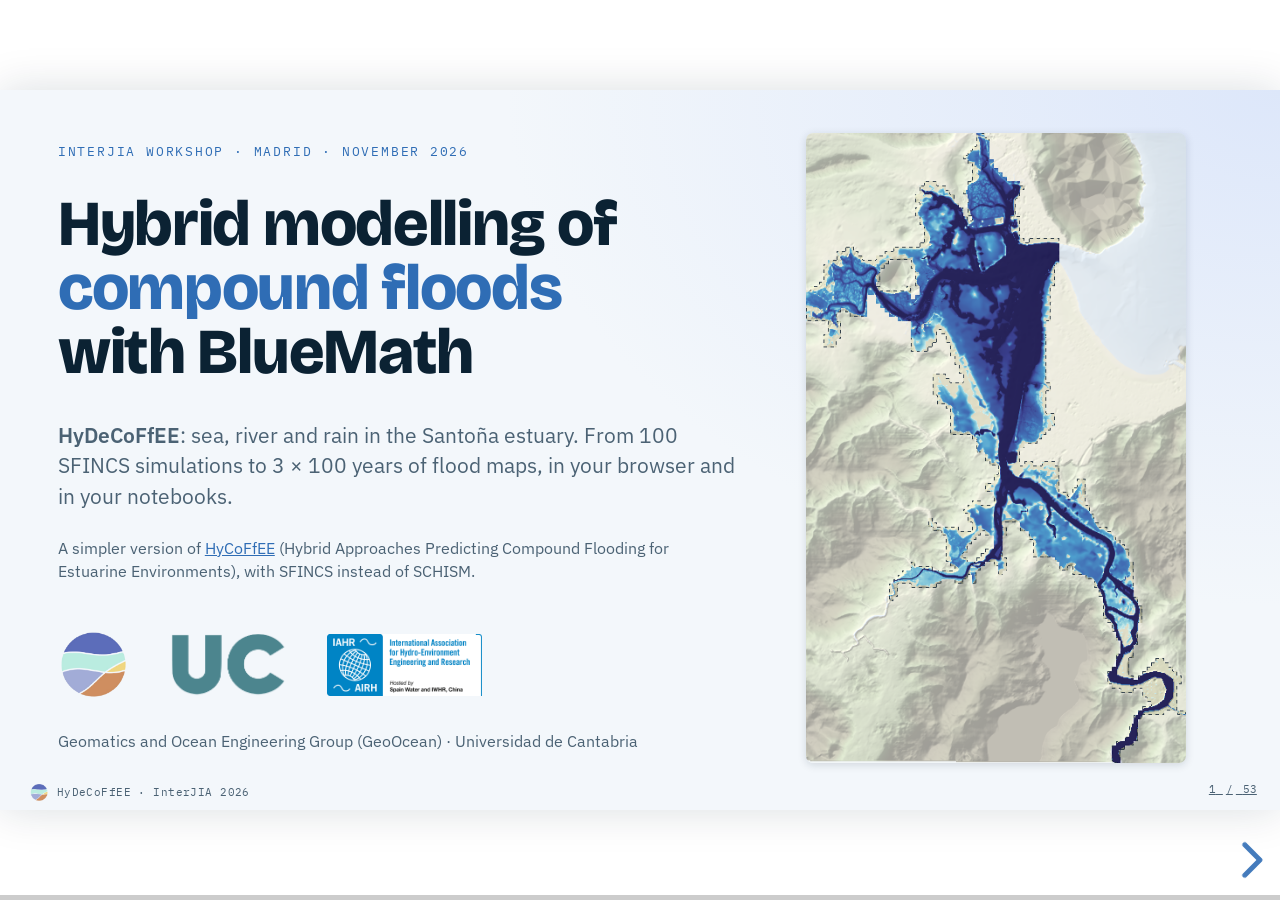
<file: slides/index.html>
<!doctype html>
<html lang="en">

<head>
  <meta charset="utf-8">
  <meta name="viewport" content="width=device-width, initial-scale=1">
  <title>HyDeCoFfEE</title>
  <meta name="description"
    content="Hybrid compound-flood modelling of the Santoña estuary with BlueMath: interactive slides of the InterJIA workshop (GeoOcean, Universidad de Cantabria).">
  <link rel="icon" href="img/geoocean.png">
  <link rel="preconnect" href="https://fonts.googleapis.com">
  <link rel="stylesheet"
    href="https://fonts.googleapis.com/css2?family=Bricolage+Grotesque:opsz,wght@12..96,500;12..96,700;12..96,800&family=IBM+Plex+Mono:wght@500;600&family=IBM+Plex+Sans:wght@400;500;600&display=swap">
  <link rel="stylesheet" href="vendor/reveal/reset.min.css">
  <link rel="stylesheet" href="vendor/reveal/reveal.min.css">
  <link rel="stylesheet" href="css/theme.css">
  <link rel="stylesheet" href="css/bricks.css">
</head>

<body>
  <div class="reveal">
    <div class="slides">

      <!-- =====================================================================
     0. INTRO
     ===================================================================== -->
      <section class="title" data-state="title">
        <div class="frame full">
          <div class="cols c-6-4" style="align-items:center">
            <div class="stack" style="gap:1.2em">
              <div class="eyebrow">InterJIA workshop · Madrid · November 2026</div>
              <h1>Hybrid modelling of <em>compound floods</em> with BlueMath</h1>
              <p class="lede"><b>HyDeCoFfEE</b>: sea, river and rain in the Santoña estuary. From 100 SFINCS simulations
                to 3 × 100 years of flood maps, in your browser and in your notebooks.</p>
              <p class="small muted">A simpler version of <a href="https://doi.org/10.1016/j.ecss.2026.110271"
                  target="_blank" rel="noopener">HyCoFfEE</a> (<i>Hybrid Approaches Predicting Compound Flooding for
                  Estuarine Environments</i>), with SFINCS instead of SCHISM.</p>
              <div class="logos" style="margin-top:1.2em">
                <img src="img/geoocean.png" alt="GeoOcean">
                <img src="img/UC.png" alt="Universidad de Cantabria">
                <img class="wide" src="img/interjia.png" alt="IAHR">
              </div>
              <p class="small muted" style="margin-top:.4em">Geomatics and Ocean Engineering Group (GeoOcean) ·
                Universidad de Cantabria</p>
            </div>
            <div class="figure fill" data-demo="title-map"></div>
          </div>
        </div>
        <aside class="notes">Welcome. Two hours: short talks, each followed by a notebook. Everything you see here runs
          in the browser; the notebooks run in Codespaces.</aside>
      </section>

      <section>
        <div class="frame">
          <div>
            <div class="eyebrow">Today</div>
            <h2>Four steps, four notebooks</h2>
            <p class="lede">Each block is a short talk with interactive demos, then you run the notebook. About two
              hours in total.</p>
          </div>
          <div class="stack" style="justify-content:center">
            <div class="pipeline" style="grid-template-columns:repeat(5,1fr)">
              <div class="step"><span class="n">15 min</span>
                <h3>BlueMath &amp; the case</h3>
                <p>Why hybrid models, and the Santoña estuary.</p>
              </div>
              <div class="step"><span class="n">15 + 25 min · notebook 01</span>
                <h3>Sample &amp; simulate</h3>
                <p>LHS + MDA pick 100 days, SFINCS floods them, PCA compresses the maps.</p><span class="tk k-stats">LHS
                  · MDA · PCA</span>
              </div>
              <div class="step"><span class="n">10 + 10 min · notebook 02</span>
                <h3>Surrogate</h3>
                <p>An RBF learns the flood map of any day in milliseconds.</p><span class="tk k-stats">RBF</span>
              </div>
              <div class="step"><span class="n">10 + 10 min · notebook 03</span>
                <h3>Climate emulator</h3>
                <p>Weather types and copulas generate 3 × 100 years of plausible days.</p><span class="tk k-stats">KMA ·
                  copulas</span>
              </div>
              <div class="step"><span class="n">10 + 10 min · notebook 04</span>
                <h3>Flood climate</h3>
                <p>110,000 days through the surrogate: return periods and flood maps.</p><span
                  class="tk k-method">HyFlood</span>
              </div>
            </div>
            <div class="callout" style="margin-top:1.2em">Got lost? Set <code>USE_PRETRAINED = True</code> at the top of
              notebooks 02 and 04: they then read our models from <code>notebooks/pretrained/</code>.</div>
          </div>
        </div>
      </section>

      <section>
        <div class="frame">
          <div>
            <div class="eyebrow">Your lab for today</div>
            <h2>Everything is ready in the browser</h2>
          </div>
          <div class="cols c2" style="align-content:start">
            <div class="stack">
              <div class="card">
                <h3>1 · Open Codespaces</h3>
                <p class="small">On <span class="mono">github.com/GeoOcean/BlueMath_Course_InterJIA</span>, click
                  <b>Code → Codespaces → Create</b>. Wait about a minute: everything is installed.</p>
              </div>
              <div class="card">
                <h3>2 · Run the notebooks in order</h3>
                <p class="small">Open <code>notebooks/01</code> and choose the Python kernel in <span
                    class="mono">/opt/conda</span>. Then 02, 03 and 04.</p>
              </div>
              <div class="card">
                <h3>3 · Stuck?</h3>
                <p class="small">Set <code>USE_PRETRAINED = True</code> at the top of notebooks 02 and 04
                  (<code>run_sfincs = False</code> in 01) and continue with our results.</p>
              </div>
            </div>
            <div class="card soft mono small" style="white-space:pre;line-height:1.55;align-self:start">notebooks/
              ├── <b>01_SFINCS_wrapper.ipynb</b>
              ├── <b>02_Surrogate.ipynb</b>
              ├── <b>03_Emulator.ipynb</b>
              ├── <b>04_Flood_climate.ipynb</b>
              ├── data/ inputs
              ├── pretrained/ our results
              └── utils/ helper code</div>
          </div>
        </div>
        <aside class="notes">Prefer your own machine? The README explains how to run the same setup with Docker or
          conda.</aside>
      </section>

      <!-- =====================================================================
     WHO WE ARE
     ===================================================================== -->
      <section>
        <div class="frame">
          <div>
            <div class="eyebrow">Who we are</div>
            <h2>GeoOcean: Geomatics and Ocean Engineering group</h2>
          </div>
          <div class="cols c-4-6" style="align-items:center">
            <div class="stack" style="gap:1.1em">
              <img src="img/geoocean.png" alt="GeoOcean" class="go-logo">
              <p class="lede">Universidad de Cantabria, Santander. We study ocean and coastal processes with numerical
                models, statistics and data, and turn the methods into open tools such as BlueMath.</p>
              <p class="mono small"><a href="https://geoocean.unican.es" target="_blank"
                  rel="noopener">geoocean.unican.es</a></p>
            </div>
            <div class="stack" style="gap:1.1em">
              <div class="cols c4 go-stats">
                <div class="card">
                  <div class="big-num">16</div>
                  <p class="small muted">people</p>
                </div>
                <div class="card">
                  <div class="big-num">47</div>
                  <p class="small muted">projects</p>
                </div>
                <div class="card">
                  <div class="big-num">141</div>
                  <p class="small muted">publications</p>
                </div>
                <div class="card">
                  <div class="big-num">24</div>
                  <p class="small muted">partners</p>
                </div>
              </div>
              <div class="go-lines">
                <span>Coastal flooding &amp; storm surge</span><span>Waves &amp; nearshore processes</span>
                <span>Estuarine hydrodynamics</span><span>Climate change &amp; sea level</span>
                <span>Data mining &amp; metamodels</span><span>Risk modelling</span>
                <span>Geomatics &amp; remote sensing</span><span>Scientific software</span>
              </div>
              <p class="small muted">With partners such as USGS, NOAA, Scripps, CSIRO, NIWA, the Pacific Community,
                Puertos del Estado and IEO.</p>
            </div>
          </div>
        </div>
        <aside class="notes">Numbers from geoocean.unican.es (November 2026).</aside>
      </section>

      <section>
        <div class="frame">
          <div>
            <div class="eyebrow">Your instructors today</div>
            <h2>Who is talking</h2>
          </div>
          <div class="cols c2" style="align-content:center">
            <div class="card person">
              <img src="img/team/jared.jpg" alt="Jared Ortiz-Angulo">
              <div class="stack tight">
                <h3>Jared Ortiz-Angulo</h3>
                <p class="mono-label tiny">PhD student · compound flooding</p>
                <p class="small">Civil engineer (Granada), MSc in Coast and Port Engineering (Cantabria) and expert in
                  numerical simulation (UPM). Many projects on coastal processes and on the impact of climate change on
                  the coast.</p>
                <p class="small">PhD at Universidad de Cantabria: hybrid short-term prediction and climate-change
                  projection systems for <b>compound flooding</b>.</p>
                <p class="mono tiny"><a href="mailto:jared.ortizangulo@unican.es">jared.ortizangulo@unican.es</a></p>
              </div>
            </div>
            <div class="card person">
              <img src="img/team/javier.jpg" alt="Javier Tausia">
              <div class="stack tight">
                <h3>Javier Tausia</h3>
                <p class="mono-label tiny">Software developer · technical researcher</p>
                <p class="small">Physics (2016) and MSc in Data Science (2020), Universidad de Cantabria.</p>
                <p class="small">Develops efficient meteo-oceanographic tools, and new ways of coding that widen the
                  usability and reach of the group's methods: <b>BlueMath</b>.</p>
                <p class="mono tiny"><a href="mailto:javier.tausia@unican.es">javier.tausia@unican.es</a></p>
              </div>
            </div>
          </div>
        </div>
      </section>

      <!-- =====================================================================
     1. BLUEMATH
     ===================================================================== -->
      <section>
        <div class="frame full">
          <div class="cols c-4-6" style="align-items:center">
            <div class="stack" style="gap:1em">
              <div class="eyebrow">BlueMath · GeoOcean, Universidad de Cantabria</div>
              <h1 style="font-size:2.6em">Small pieces.<br><em>Bigger</em> ocean science.</h1>
              <p class="lede">BlueMath is an open-source Python framework for the statistical analysis and simulation of
                coastal climate hazards. Years of research broken into small, reusable pieces that anyone can snap
                together into methods and climate services.</p>
              <p class="mono small"><a href="https://github.com/GeoOcean/BlueMath" target="_blank"
                  rel="noopener">github.com/GeoOcean/BlueMath</a></p>
            </div>
            <div data-demo="bricks-hero"></div>
          </div>
        </div>
      </section>

      <section>
        <div class="frame">
          <div>
            <div class="eyebrow">Why we built it</div>
            <h2>Most coastal research is hard to reuse</h2>
          </div>
          <div class="stack" style="justify-content:center;gap:1.6em" data-demo="count-up">
            <div class="stats">
              <div class="stat">
                <div class="num" data-count="70">70%</div>
                <p>of researchers failed to reproduce someone else's published research.</p>
                <div class="src">Baker, 2016</div>
              </div>
              <div class="stat">
                <div class="num" data-count="50" data-prefix="&gt;">&gt;50%</div>
                <p>failed to reproduce their own experiments.</p>
                <div class="src">Baker, 2016</div>
              </div>
              <div class="stat">
                <div class="num" data-count="11">11%</div>
                <p>of the analysed papers provided their code.</p>
                <div class="src">Jansen et al., 2020</div>
              </div>
            </div>
            <p style="max-width:44em">Research slows down when every new method has to be rebuilt from scratch before it
              fits into an existing workflow. BlueMath turns that work into shared pieces that are <b>written once,
                tested, and reused</b>.</p>
          </div>
        </div>
      </section>

      <section>
        <div class="frame">
          <div>
            <div class="eyebrow">Three layers</div>
            <h2>Pieces snap into methods. Methods stack into services.</h2>
          </div>
          <div data-demo="explorer" class="fill"></div>
        </div>
        <aside class="notes">Click a method: the wires show the toolkit pieces it uses. Today we build HyFlood (LHS,
          MDA, PCA, SFINCS + an interpolator) and feed it with a MUSCLE-like climate emulator: the "probabilistic flood
          risk" service.</aside>
      </section>

      <section>
        <div class="frame">
          <div>
            <div class="eyebrow">How you run it today</div>
            <h2>One image, every machine</h2>
          </div>
          <div class="layers">
            <div class="lay-row fragment fade-up" data-fragment-index="4">
              <div class="lay-k">You work here</div>
              <div class="lay k-data2"><img src="img/icons/jupyter.svg" alt="">
                <div><b>This repository</b><small>notebooks and data</small></div>
              </div>
            </div>
            <div class="lay-row">
              <div class="lay-k fragment fade-up" data-fragment-index="2">Docker image<small>geoocean/interjia</small>
              </div>
              <div class="lay-image">
                <div class="lay k-stats2 fragment fade-up" data-fragment-index="3"><img src="img/icons/python.svg"
                    alt=""><img src="img/geoocean.png" alt="">
                  <div><b>Python + bluemath-tk</b><small>and everything the notebooks need</small></div>
                </div>
                <div class="lay k-model2 fragment fade-up" data-fragment-index="2"><img src="img/icons/fortran.svg"
                    alt="">
                  <div><b>SFINCS</b><small>the flood model</small></div>
                </div>
                <div class="lay k-os2 fragment fade-up" data-fragment-index="2"><img src="img/icons/ubuntu.svg" alt="">
                  <div><b>Ubuntu 22.04</b><small>system libraries</small></div>
                </div>
              </div>
            </div>
            <div class="lay-row fragment fade-up" data-fragment-index="1">
              <div class="lay-k">Runs on</div>
              <div class="lay-hosts">
                <div class="lay host"><img src="img/icons/github.svg" alt="">
                  <div><b>GitHub Codespaces</b><small>in the browser · today</small></div>
                </div>
                <div class="lay host"><img src="img/icons/docker.svg" alt="">
                  <div><b>Your laptop</b><small>Docker · Linux, Windows, macOS</small></div>
                </div>
                <div class="lay host"><img src="img/icons/docker.svg" alt="" style="filter:grayscale(1)">
                  <div><b>A cluster</b><small>Apptainer · many cores</small></div>
                </div>
              </div>
            </div>
            <p class="small muted fragment" data-fragment-index="5">Installed once, the same everywhere: same results on
              any machine. Platforms such as <a href="https://dive.edito.eu" target="_blank" rel="noopener">EDITO</a>
              run models the same way.</p>
          </div>
        </div>
        <aside class="notes">Build it from the bottom: the machine, then the image (Ubuntu and SFINCS compiled once),
          then Python with bluemath-tk, then the repository mounted on top. Only the bottom row changes between
          Codespaces, a laptop or a cluster. Note: EDITO runs tools the same way, as containers in a cloud datalab next
          to its data lake.</aside>
      </section>

      <section>
        <div class="frame">
          <div>
            <div class="eyebrow">Coming to BlueMath</div>
            <h2>HYDRA: hydrology and climate in Python</h2>
          </div>
          <div class="cols c-3-7" style="align-items:center">
            <div class="stack" style="align-items:center;gap:1em">
              <img src="img/hydra.png" alt="HYDRA logo" class="hydra-logo">
              <p class="small muted center">From raw data to scenarios, simulations and risk products, in reproducible
                workflows.</p>
              <p class="mono small center"><a
                  href="https://hydra-web.yellowwave-5aaa93b0.spaincentral.azurecontainerapps.io/" target="_blank"
                  rel="noopener">HYDRA website ↗</a></p>
            </div>
            <div class="stack" style="gap:1em">
              <div class="cols c4" style="gap:.7em">
                <div class="card"><span class="tag">1</span>
                  <h3>Data</h3>
                  <p class="small muted">Automatic downloads: precipitation, discharge, climate change, soils</p>
                </div>
                <div class="card"><span class="tag">2</span>
                  <h3>Climate analysis</h3>
                  <p class="small muted">Extremes, regional frequency, copulas, spatial interpolation</p>
                </div>
                <div class="card"><span class="tag">3</span>
                  <h3>Stochastic generation</h3>
                  <p class="small muted">Synthetic series and multisite rainfall</p>
                </div>
                <div class="card"><span class="tag">4</span>
                  <h3>Modelling</h3>
                  <p class="small muted">Hydrological and hydraulic models, automated</p>
                </div>
              </div>
              <div class="cols c2" style="gap:.7em">
                <div class="card soft">
                  <p class="tiny muted mono-label">DATA SOURCES</p>
                  <p class="small">ERA5 · GPM · AEMET · Meteostat · GloFAS · GRDC · CMIP6 · SoilGrids</p>
                </div>
                <div class="card soft">
                  <p class="tiny muted mono-label">MODELS</p>
                  <p class="small">HEC-HMS · SWAT+ · HEC-RAS · <b>SFINCS</b></p>
                </div>
              </div>
              <p class="small">Today the river discharge and the rain come as files. With HYDRA in BlueMath, the same
                SFINCS workflow could start from the downloads and the stochastic rainfall.</p>
            </div>
          </div>
        </div>
        <aside class="notes">HYDRA, by Salvador Navas (GeoOcean): a modular library for hydrological and climate
          analysis and flood modelling. 4 modules, 51 notebooks, pilot cases on the Manzanares (Madrid) and the 2024
          Valencia DANA. It will probably be included in BlueMath soon.</aside>
      </section>

      <section>
        <div class="frame">
          <div>
            <div class="eyebrow">The hybrid recipe</div>
            <h2>Expensive physics where it matters, statistics everywhere else</h2>
          </div>
          <div class="stack" style="gap:1.2em">
            <div class="pipeline">
              <div class="step fragment fade-up" data-fragment-index="1"><span class="n">01</span>
                <h3>Sample</h3>
                <p>Cover all plausible days</p><span class="tk k-stats">LHS</span>
              </div>
              <div class="step fragment fade-up" data-fragment-index="1"><span class="n">01</span>
                <h3>Select</h3>
                <p>Keep the 100 most different</p><span class="tk k-stats">MDA</span>
              </div>
              <div class="step fragment fade-up" data-fragment-index="2"><span class="n">01</span>
                <h3>Simulate</h3>
                <p>Run the physics on those 100 days only</p><span class="tk k-model">SFINCS</span>
              </div>
              <div class="step fragment fade-up" data-fragment-index="3"><span class="n">01</span>
                <h3>Reduce</h3>
                <p>Flood maps → a few numbers</p><span class="tk k-stats">PCA</span>
              </div>
              <div class="step fragment fade-up" data-fragment-index="3"><span class="n">02</span>
                <h3>Learn</h3>
                <p>Forcing → numbers → map</p><span class="tk k-stats">RBF</span>
              </div>
              <div class="step fragment fade-up" data-fragment-index="4"><span class="n">03 · 04</span>
                <h3>Emulate</h3>
                <p>Thousands of years of days → flood statistics</p><span class="tk k-stats">KMA · copulas</span>
              </div>
            </div>
            <div class="cols c3 fragment" data-fragment-index="5" style="margin-top:.6em">
              <div class="card">
                <div class="big-num" style="color:var(--river)">2.6 days</div>
                <p class="small muted">SFINCS on the 110,673 emulated days (~2 s each)</p>
              </div>
              <div class="card">
                <div class="big-num" style="color:var(--sea)">~5 min</div>
                <p class="small muted">SFINCS on the 100 selected days, in parallel on a laptop</p>
              </div>
              <div class="card">
                <div class="big-num" style="color:var(--rain)">seconds</div>
                <p class="small muted">The surrogate on the 110,673 days</p>
              </div>
            </div>
          </div>
        </div>
        <aside class="notes">This is the whole course in one slide. The numbers at the bottom are the reason hybrid
          models exist.</aside>
      </section>

      <section>
        <div class="frame">
          <div>
            <div class="eyebrow">Where it is applied</div>
            <h2>Same hybrid recipe, different processes</h2>
          </div>
          <div class="stack" style="gap:.7em">
            <div class="table-wrap" data-prevent-swipe>
              <table class="deck-table">
                <thead>
                  <tr>
                    <th>Method</th>
                    <th>What it does</th>
                    <th>Figure</th>
                    <th>Paper</th>
                  </tr>
                </thead>
                <tbody>
                  <tr>
                    <td>BinWaves</td>
                    <td>Nearshore wave spectra by superposing monochromatic cases (SWAN)</td>
                    <td><button type="button" class="btn table-btn" data-img="img/hybrid/binwaves-figure.jpg"
                        data-alt="BinWaves">View ↗</button></td>
                    <td><a href="https://doi.org/10.1016/j.ocemod.2024.102346" target="_blank" rel="noopener">Paper
                        ↗</a></td>
                  </tr>
                  <tr>
                    <td>HyWaves</td>
                    <td>Nearshore wave spectra with a SnapWave metamodel (MDA + PCA + GP)</td>
                    <td><button type="button" class="btn table-btn" data-img="img/hybrid/hywaves-figure.jpg"
                        data-alt="HyWaves">View ↗</button></td>
                    <td><a href="https://doi.org/10.1016/j.ocemod.2023.102210" target="_blank" rel="noopener">Paper
                        ↗</a></td>
                  </tr>
                  <tr>
                    <td>HyWaThy / HyBeat</td>
                    <td>Nearshore waves over changing beach bathymetry (XBeach)</td>
                    <td><button type="button" class="btn table-btn" data-img="img/hybrid/hywathy-figure.jpg"
                        data-alt="HyWaThy / HyBeat">View ↗</button></td>
                    <td><a href="https://doi.org/10.1016/j.coastaleng.2025.104837" target="_blank" rel="noopener">Paper
                        ↗</a></td>
                  </tr>
                  <tr>
                    <td>HySwash</td>
                    <td>Nearshore hydrodynamics and run-up on beaches and reefs (SWASH)</td>
                    <td><button type="button" class="btn table-btn" data-img="img/hybrid/hyswash-figure.jpg"
                        data-alt="HySwash">View ↗</button></td>
                    <td><a href="https://doi.org/10.1016/j.oceaneng.2023.116419" target="_blank" rel="noopener">Paper
                        ↗</a></td>
                  </tr>
                  <tr>
                    <td>HyCReWW</td>
                    <td>Wave run-up on coral reefs of any shape (XBeach)</td>
                    <td><button type="button" class="btn table-btn" data-img="img/hybrid/hycreww-figure.jpg"
                        data-alt="HyCReWW">View ↗</button></td>
                    <td><a href="https://doi.org/10.1016/j.cageo.2019.03.004" target="_blank" rel="noopener">Paper ↗</a>
                    </td>
                  </tr>
                  <tr>
                    <td>SHyTCWaves</td>
                    <td>Tropical-cyclone wave fields without a SWAN run per storm</td>
                    <td><button type="button" class="btn table-btn" data-img="img/hybrid/shytcwaves-figure.jpg"
                        data-alt="SHyTCWaves">View ↗</button></td>
                    <td><a href="https://doi.org/10.1016/j.ocemod.2024.102341" target="_blank" rel="noopener">Paper
                        ↗</a></td>
                  </tr>
                  <tr>
                    <td>GreenSurge</td>
                    <td>Storm-surge fields with an additive hybrid model</td>
                    <td><button type="button" class="btn table-btn" data-img="img/hybrid/greensurge-figure.jpg"
                        data-alt="GreenSurge">View ↗</button></td>
                    <td><a href="https://doi.org/10.1016/j.coastaleng.2024.104691" target="_blank" rel="noopener">Paper
                        ↗</a></td>
                  </tr>
                  <tr class="today">
                    <td>HyCoFfEE</td>
                    <td>Compound flooding in estuaries from waves, surge, tide and rain (SCHISM)</td>
                    <td><button type="button" class="btn table-btn" data-img="img/hybrid/hycoffee-figure.jpg"
                        data-alt="HyCoFfEE">View ↗</button></td>
                    <td><a href="https://doi.org/10.1016/j.ecss.2026.110271" target="_blank" rel="noopener">Paper ↗</a>
                    </td>
                  </tr>
                  <tr>
                    <td>HyFlood</td>
                    <td>High-resolution compound coastal flood maps with cascaded surrogates</td>
                    <td><button type="button" class="btn table-btn" data-img="img/hybrid/hyflood-figure.jpg"
                        data-alt="HyFlood">View ↗</button></td>
                    <td><a href="https://doi.org/10.1016/j.coastaleng.2026.105124" target="_blank" rel="noopener">Paper
                        ↗</a></td>
                  </tr>
                  <tr>
                    <td>HySalt</td>
                    <td>Estuary salinity and water level from a few Delft3D-FLOW runs</td>
                    <td><button type="button" class="btn table-btn" data-img="img/hybrid/hysalt-figure.jpg"
                        data-alt="HySalt">View ↗</button></td>
                    <td><a href="https://doi.org/10.1016/j.coastaleng.2026.105146" target="_blank" rel="noopener">Paper
                        ↗</a></td>
                  </tr>
                </tbody>
              </table>
            </div>
            <p class="small muted">Today: <b>HyDeCoFfEE</b>, a decaff version of HyCoFfEE, and with SFINCS instead of
              SCHISM. <br> Waves, surge, cyclones, run-up, salinity, floods: the same playbook at every scale.</p>
          </div>
        </div>
        <aside class="notes">Click "View" to open each method's figure (any key closes it). All of them follow the
          recipe of the previous slide: a few runs of an expensive model, chosen well, and a statistical layer for
          everything else.</aside>
      </section>

      <!-- =====================================================================
     2. CASE STUDY
     ===================================================================== -->
      <section>
        <div class="frame">
          <div>
            <div class="eyebrow">The case</div>
            <h2>The Santoña estuary floods from three sides</h2>
          </div>
          <div class="cols c-4-6">
            <div class="stack" style="gap:1em">
              <ul class="clean">
                <li><b class="sea">The sea</b>: tide + storm surge + wave setup enter through the mouth, between El
                  Puntal and Santoña.</li>
                <li><b class="river">The river</b>: the Asón brings up to ~1,200 m³/s into the south of the estuary.
                </li>
                <li><b class="rain">The rain</b>: falls on the whole domain, marshes and valleys included.</li>
              </ul>
              <div class="callout">Often the three arrive <b>on the same day</b>: a compound flood. Modelling each
                driver alone misses it.</div>
              <p class="tiny muted">Hover the map: elevation from the 20 m topobathymetry (UTM 30N). The dashed area is
                the SFINCS domain, closed at the mouth.</p>
            </div>
            <div data-demo="site-map" class="fill"></div>
          </div>
        </div>
      </section>

      <section>
        <div class="frame">
          <div>
            <div class="eyebrow">Data · 2008–2018</div>
            <h2>Ten years of daily drivers</h2>
          </div>
          <div data-demo="history-ts" class="fill"></div>
        </div>
        <aside class="notes">Daily maxima. TWL = astronomical tide + surge + wave setup at the mouth. Q = Asón at
          Ampuero. Rain = daily accumulation. Drag on the plot to zoom into a winter.</aside>
      </section>

      <section>
        <div class="frame">
          <div>
            <div class="eyebrow">Data · 3,716 days</div>
            <h2>Are the drivers related?</h2>
          </div>
          <div class="cols c-7-3">
            <div data-demo="history-scatter" class="fill"></div>
            <div class="stack" style="justify-content:center">
              <p><b class="river">River</b> and <b class="rain">rain</b> go together: rain generates the runoff. A big
                flood with no rain is not physical.</p>
              <p>The <b class="sea">sea</b> is driven by the tide, the surge and the waves: almost independent of the
                river.</p>
              <div class="callout">The sampling of notebook 01 and the emulator of notebook 03 must respect this
                structure.</div>
            </div>
          </div>
        </div>
      </section>

      <!-- =====================================================================
     3. NOTEBOOK 01
     ===================================================================== -->
      <section class="divider">
        <div class="frame">
          <div class="cols c-3-7" style="align-items:center">
            <div class="num">01</div>
            <div>
              <div class="eyebrow">Notebook 01 · SFINCS wrapper</div>
              <h1>Sample and simulate</h1>
              <p class="lede">We cannot run SFINCS for every possible day. Which days do we run?</p>
              <div class="learn"><span>Latin Hypercube</span><span>Maximum Dissimilarity</span><span>SFINCS
                  forcing</span><span>subgrid</span><span>PCA</span></div>
            </div>
          </div>
        </div>
      </section>

      <section>
        <div class="frame">
          <div>
            <div class="eyebrow"><span class="nb">01</span> Sampling</div>
            <h2>Random vs Latin Hypercube</h2>
          </div>
          <div class="cols c-7-3">
            <div data-demo="lhs" class="fill"></div>
            <div class="stack" style="justify-content:center">
              <p><b>Random</b> sampling leaves gaps and clusters, by chance.</p>
              <p><b>LHS</b> splits every variable into <i>N</i> equal strata and puts exactly one sample in each row and
                each column: one shaded cell per row and per column.</p>
              <p class="small muted">Every value range is covered, whatever <i>N</i>. Here the samples sit at the centre
                of their cells; in bluemath-tk they are placed at random inside them. In 3D (TWL, Q, rain) the idea is
                the same.</p>
              <div class="callout small">Notebook: <code>LHS(num_dimensions=3, seed=1)</code> → 20,000 samples.</div>
            </div>
          </div>
        </div>
      </section>

      <section>
        <div class="frame">
          <div>
            <div class="eyebrow"><span class="nb">01</span> Sampling</div>
            <h2>Keep it physical</h2>
          </div>
          <div class="cols c-7-3">
            <div data-demo="hull" class="fill"></div>
            <div class="stack" style="justify-content:center">
              <p>The LHS samples <b class="river">Q</b> and <b class="rain">rain</b> independently: it proposes a river
                flood on a dry day.</p>
              <p>We keep only the samples inside the <b>convex hull</b> of the observed (Q, rain) pairs.</p>
              <p class="small muted">The <b class="sea">TWL</b> is left free: high tide + river flood stays possible.
              </p>
              <div class="callout small"><span data-ref="hull-count">20,000 → 13,457</span> plausible scenarios.</div>
            </div>
          </div>
        </div>
      </section>

      <section>
        <div class="frame">
          <div>
            <div class="eyebrow"><span class="nb">01</span> Selection</div>
            <h2>Maximum Dissimilarity: the most different days</h2>
          </div>
          <div class="cols c-7-3">
            <div data-demo="mda-toy" class="fill"></div>
            <div class="stack" style="justify-content:center">
              <ol style="margin:0;padding-left:1.2em;display:grid;gap:.5em" class="small">
                <li>Start from an extreme point.</li>
                <li>For every point, compute its distance to the <b>closest</b> point already selected.</li>
                <li>Select the point with the <b>largest</b> of those distances.</li>
                <li>Repeat until you have <i>N</i>.</li>
              </ol>
              <p class="small muted">The selection covers the edges first: exactly where the extremes are. Random
                selection mostly picks the crowded centre.</p>
            </div>
          </div>
        </div>
      </section>

      <section>
        <div class="frame">
          <div>
            <div class="eyebrow"><span class="nb">01</span> Selection</div>
            <h2>100 days for SFINCS</h2>
          </div>
          <div class="cols c-7-3">
            <div data-demo="mda-3d" class="fill"></div>
            <div class="stack" style="justify-content:center">
              <p>The real selection of the notebook: <b>MDA</b> on the 13,457 plausible scenarios, normalised to [0, 1].
              </p>
              <p class="small muted">Move the slider: the first cases are the corners of the space. Drag the plot to
                rotate it.</p>
              <div class="callout small"><code>MDA(num_centers=100).fit(data, normalize_data=True)</code></div>
            </div>
          </div>
        </div>
      </section>

      <section>
        <div class="frame">
          <div>
            <div class="eyebrow"><span class="nb">01</span> Forcing</div>
            <h2>From one daily value to a SFINCS forcing</h2>
          </div>
          <div class="cols c-7-3">
            <div data-demo="forcing" class="fill"></div>
            <div class="stack" style="justify-content:center;gap:.7em">
              <p class="small"><b class="sea">Sea</b>: a triangle peaking at hour 12. The tide is symmetric around the
                mean level and the residual (surge + setup) is nearly constant over a day, so
                <math display="block">
                  <msub>
                    <mi>TWL</mi>
                    <mi>min</mi>
                  </msub>
                  <mo>=</mo>
                  <mn>2</mn>
                  <mover>
                    <mi>NTR</mi>
                    <mo>‾</mo>
                  </mover>
                  <mo>−</mo>
                  <msub>
                    <mi>TWL</mi>
                    <mi>max</mi>
                  </msub>
                </math>
              </p>
              <p class="small"><b class="river">River</b>: the SCS unit hydrograph scaled to the daily peak, shifted by
                a random lag of ±2–6 h.</p>
              <p class="small"><b class="rain">Rain</b>: the daily depth spread uniformly over the 24 h.</p>
            </div>
          </div>
        </div>
      </section>

      <section>
        <div class="frame">
          <div>
            <div class="eyebrow"><span class="nb">01</span> SFINCS</div>
            <h2>A fast flood model, thanks to subgrid</h2>
          </div>
          <div class="cols c-4-6">
            <div class="stack" style="gap:.8em">
              <p class="small"><b>SFINCS</b> (Deltares) solves simplified shallow-water equations: fast enough for
                compound floods over large areas.</p>
              <ul class="clean small">
                <li><b>100 m</b> computational grid, 175 × 127 cells</li>
                <li><b>Subgrid</b> tables from the <b>20 m</b> DEM: each cell knows how its volume and wet area grow
                  with the level</li>
                <li><b class="sea">Water level</b> imposed on the mouth line, <b class="river">Asón</b> at the southern
                  edge, <b class="rain">rain</b> on every cell</li>
                <li>~2 s per day of simulation</li>
              </ul>
              <p class="tiny muted">Move the water level: a coarse model without subgrid sees the cell as either dry or
                wet; the subgrid cell fills gradually, like the real terrain.</p>
            </div>
            <div data-demo="subgrid" class="fill"></div>
          </div>
        </div>
      </section>

      <section>
        <div class="frame">
          <div>
            <div class="eyebrow"><span class="nb">01</span> Wrappers</div>
            <h2>One SFINCS setup, 100 cases, one dataset</h2>
          </div>
          <div class="stack" style="gap:1em">
            <p class="small muted" style="max-width:52em">A bluemath-tk wrapper builds the model once, makes a folder
              for every case, runs them anywhere and returns all the results together. You only describe what changes
              between cases.</p>
            <div class="cols c4 wr-flow">
              <div class="card"><span class="tag">1 · Template</span>
                <h3>Build it once</h3>
                <pre class="mini-code">templates/
├─ sfincs.ind  sfincs.msk
└─ sfincs_subgrid.nc</pre>
                <p class="small muted">Grid, active cells and subgrid tables from the DEM
                  (<code>fixed_parameters</code>, HydroMT).</p>
              </div>
              <div class="card"><span class="tag">2 · Cases</span>
                <h3>A folder per day</h3>
                <pre class="mini-code">cases/
├─ <span class="hl">0000</span>/ .bzs .dis .precip
├─ <span class="hl">0001</span>/ ...
└─ ... <span class="hl">100 cases</span></pre>
                <p class="small muted">Each MDA day writes its <b class="sea">sea</b>, <b class="river">river</b> and <b
                    class="rain">rain</b> forcing (<code>metamodel_parameters</code>).</p>
              </div>
              <div class="card"><span class="tag">3 · Run</span>
                <h3>Anywhere</h3>
                <pre class="mini-code"><span class="hl">serial</span>     sfincs
<span class="hl">docker</span>     sfincs-cpu
<span class="hl">apptainer</span>  sfincs.sif</pre>
                <p class="small muted">A launcher is just a command. One case per core, a log in each folder.</p>
              </div>
              <div class="card"><span class="tag">4 · Collect</span>
                <h3>One dataset back</h3>
                <pre class="mini-code">water_level_cases(...)
<span class="hl"># zs (case_num, y, x)</span></pre>
                <p class="small muted">The maximum water level of the 100 cases in one xarray Dataset, ready for PCA.
                </p>
              </div>
            </div>
            <div class="card soft small"><b>Same four steps for every model:</b> SWAN · SWASH · XBeach · Delft3D ·
              SCHISM · SFINCS · <i>your own</i>. To add the Asón river we subclassed the SFINCS wrapper:
              <code>build_case</code> also writes <code>sfincs.src</code> + <code>sfincs.dis</code>
              (<code>notebooks/utils/sfincs_wrapper.py</code>).</div>
          </div>
        </div>
        <aside class="notes">This is what notebook 01 does in three cells. In bluemath-tk every wrapper inherits from
          BaseModelWrapper: templates, case folders, launchers, parallel runs and logs come for free; a new model only
          needs build_case and postprocess_case.</aside>
      </section>

      <section>
        <div class="frame">
          <div>
            <div class="eyebrow"><span class="nb">01</span> Wrappers, live</div>
            <h2>1 template → 100 SFINCS runs → 1 dataset</h2>
          </div>
          <div data-demo="wrapper-run" class="fill"></div>
        </div>
        <aside class="notes">Press the button four times: the same calls as notebook 01. Try the launchers before
          running: with 25 cores on a cluster the 100 cases finish much faster. The colours are the real 100 MDA days,
          by their strongest driver.</aside>
      </section>

      <section>
        <div class="frame">
          <div>
            <div class="eyebrow"><span class="nb">01</span> Results</div>
            <h2>Each driver floods a different place</h2>
          </div>
          <div data-demo="sfincs-cases" class="fill"></div>
        </div>
        <aside class="notes">Real SFINCS results (maximum water depth on the 20 m DEM). These are the MDA cases closest
          to each situation, as in the notebook.</aside>
      </section>

      <section>
        <div class="frame">
          <div>
            <div class="eyebrow"><span class="nb">01</span> PCA</div>
            <h2>Principal components in two dimensions</h2>
          </div>
          <div class="cols c-6-4">
            <div data-demo="pca-toy" class="fill"></div>
            <div class="stack" style="justify-content:center">
              <p>PCA finds the directions where the data <b>vary the most</b>. Rotate the axis: the variance of the
                projections is largest along PC1.</p>
              <p class="small muted">With correlated variables, one direction captures almost everything, and the second
                adds little.</p>
              <div class="callout small">Our "variables" are the 2,910 wet cells of a flood map. Most of them rise and
                fall together.</div>
            </div>
          </div>
        </div>
      </section>

      <section>
        <div class="frame">
          <div>
            <div class="eyebrow"><span class="nb">01</span> PCA</div>
            <h2>2,910 cells → 8 numbers</h2>
          </div>
          <div data-demo="pca-maps" class="fill"></div>
        </div>
        <aside class="notes">Water level map = mean + PC1·EOF1 + PC2·EOF2 + … The EOFs are maps, the PCs are the weights
          of each case. 8 PCs keep 99.9% of the variance.</aside>
      </section>

      <section class="hands-on">
        <div class="frame">
          <div>
            <div class="eyebrow">Hands-on · 25 min</div>
            <h2>Your turn: notebook 01</h2>
          </div>
          <div class="cols c-6-4">
            <div class="nbcard">
              <div class="nbname">notebooks/01_SFINCS_wrapper.ipynb</div>
              <ol>
                <li>Look at the historical days and build the <b>LHS + hull + MDA</b> selection.</li>
                <li>Plot the forcing of a few cases. Which lag did each case get?</li>
                <li>Build the SFINCS model and <b>run the 100 cases</b> (a few minutes).</li>
                <li>Compare the flood maps of the six situations.</li>
                <li>Fit the <b>PCA</b>: how many components do you need?</li>
              </ol>
              <div class="callout warn small">No SFINCS on your machine? Set <code>run_sfincs = False</code>: the
                notebook uses our results.</div>
            </div>
            <div class="stack">
              <div class="clock">25′</div>
              <p class="small muted">You should see:</p>
              <div class="expect">SFINCS cases run: 100 of 100
                8 PCs explain 99.91% of the variance</div>
            </div>
          </div>
        </div>
      </section>

      <!-- =====================================================================
     4. NOTEBOOK 02
     ===================================================================== -->
      <section class="divider">
        <div class="frame">
          <div class="cols c-3-7" style="align-items:center">
            <div class="num">02</div>
            <div>
              <div class="eyebrow">Notebook 02 · Surrogate</div>
              <h1>A flood model in milliseconds</h1>
              <p class="lede">An interpolator learns the 100 SFINCS runs and predicts the flood map of any day.</p>
              <div class="learn"><span>radial basis functions</span><span>inverse PCA</span><span>k-fold
                  cross-validation</span></div>
            </div>
          </div>
        </div>
      </section>

      <section>
        <div class="frame">
          <div>
            <div class="eyebrow"><span class="nb">02</span> RBF</div>
            <h2>Radial basis functions in one dimension</h2>
          </div>
          <div class="cols c-7-3">
            <div data-demo="rbf-1d" class="fill"></div>
            <div class="stack" style="justify-content:center;gap:.7em">
              <p class="small">The prediction is a weighted sum of bumps centred at the training points, plus a linear
                trend:</p>
              <math display="block">
                <mi>f</mi>
                <mo>(</mo>
                <mi>x</mi>
                <mo>)</mo>
                <mo>=</mo>
                <munder>
                  <mo>∑</mo>
                  <mi>i</mi>
                </munder>
                <msub>
                  <mi>w</mi>
                  <mi>i</mi>
                </msub>
                <mspace width="0.2em" />
                <msup>
                  <mi>e</mi>
                  <mrow>
                    <mo>−</mo>
                    <msup>
                      <mrow>
                        <mo>‖</mo>
                        <mi>x</mi>
                        <mo>−</mo>
                        <msub>
                          <mi>x</mi>
                          <mi>i</mi>
                        </msub>
                        <mo>‖</mo>
                      </mrow>
                      <mn>2</mn>
                    </msup>
                    <mo>/</mo>
                    <mn>2</mn>
                    <msup>
                      <mi>σ</mi>
                      <mn>2</mn>
                    </msup>
                  </mrow>
                </msup>
                <mo>+</mo>
                <msub>
                  <mi>a</mi>
                  <mn>0</mn>
                </msub>
                <mo>+</mo>
                <mi>a</mi>
                <mo>·</mo>
                <mi>x</mi>
              </math>
              <p class="small">The weights make <i>f</i> pass <b>exactly</b> through every training point. <b>σ</b> sets
                how far each point reaches.</p>
              <p class="tiny muted">Click on the plot to add a training point. bluemath-tk optimises σ for each output.
              </p>
            </div>
          </div>
        </div>
      </section>

      <section>
        <div class="frame">
          <div>
            <div class="eyebrow"><span class="nb">02</span> The surrogate</div>
            <h2>From the forcing to a flood map</h2>
          </div>
          <div class="stack" style="justify-content:center;gap:1.4em">
            <div class="pipeline" style="grid-template-columns:repeat(5,1fr)">
              <div class="step"><span class="n">input</span>
                <h3>3 numbers</h3>
                <p><span class="sea">TWL</span>, <span class="river">Q</span>, <span class="rain">rain</span>,
                  normalised to [0, 1]</p>
              </div>
              <div class="step"><span class="n">× 8 RBFs</span>
                <h3>8 PCs</h3>
                <p>One RBF per principal component, each with its own σ</p><span class="tk k-stats">RBF</span>
              </div>
              <div class="step"><span class="n">inverse PCA</span>
                <h3>Water level</h3>
                <p>mean + Σ PC<sub>k</sub> · EOF<sub>k</sub> on the 100 m grid</p><span class="tk k-stats">PCA</span>
              </div>
              <div class="step"><span class="n">subgrid downscaling</span>
                <h3>Water depth</h3>
                <p>max(level − DEM, 0) on the 20 m DEM</p><span class="tk k-model">hydromt-sfincs</span>
              </div>
              <div class="step"><span class="n">output</span>
                <h3>Flood map</h3>
                <p>In milliseconds, for any day</p>
              </div>
            </div>
            <div class="cols c2">
              <div class="card">
                <h3>Why water level, not depth?</h3>
                <p class="small muted">The level is a smooth surface defined in every active cell: PCA and RBF handle it
                  well. The DEM adds the sharp wet/dry edges afterwards.</p>
              </div>
              <div class="card">
                <h3>What the RBF cannot do</h3>
                <p class="small muted">It interpolates between the 100 SFINCS days. Outside their range (bigger storms
                  than ever simulated) it is not reliable.</p>
              </div>
            </div>
          </div>
        </div>
      </section>

      <section>
        <div class="frame">
          <div>
            <div class="eyebrow"><span class="nb">02</span> Live</div>
            <h2>Your own flood, computed in this browser</h2>
          </div>
          <div data-demo="surrogate-live" class="fill"></div>
        </div>
        <aside class="notes">This is the actual RBF + PCA of notebook 02 (pretrained), reimplemented in JavaScript and
          checked against bluemath-tk. Try: high TWL alone, then high Q alone, then both. Then "Big river, no rain":
          each value is within the slider range, but the combination is outside the convex hull of the 100 SFINCS cases
          (in 3D), so the RBF extrapolates and the alert turns red. The 2D plots are projections, so a day can look
          inside both and still be outside in 3D.</aside>
      </section>

      <section>
        <div class="frame">
          <div>
            <div class="eyebrow"><span class="nb">02</span> Validation</div>
            <h2>How many SFINCS runs do we need?</h2>
          </div>
          <div data-demo="kfold" class="fill"></div>
        </div>
        <aside class="notes">5-fold: every case is predicted by an RBF that never saw it. With N training cases taken in
          MDA order. The error drops fast and flattens around 30–40 runs.</aside>
      </section>

      <section class="hands-on">
        <div class="frame">
          <div>
            <div class="eyebrow">Hands-on · 10 min</div>
            <h2>Your turn: notebook 02</h2>
          </div>
          <div class="cols c-6-4">
            <div class="nbcard">
              <div class="nbname">notebooks/02_Surrogate.ipynb</div>
              <ol>
                <li>Fit the <b>RBF</b> from the forcing to the 8 PCs.</li>
                <li>Run the <b>5-fold cross-validation</b> and look at the error vs the number of SFINCS runs.</li>
                <li>Compare SFINCS and RBF for the worst and the median case. Where does the surrogate fail?</li>
                <li>Predict your own days: change <code>new_days</code>.</li>
              </ol>
              <div class="callout small">💬 How would you improve it? More runs, another kernel, fewer PCs…</div>
            </div>
            <div class="stack">
              <div class="clock">10′</div>
              <p class="small muted">Lost? <code>USE_PRETRAINED = True</code></p>
            </div>
          </div>
        </div>
      </section>

      <!-- =====================================================================
     5. NOTEBOOK 03
     ===================================================================== -->
      <section class="divider">
        <div class="frame">
          <div class="cols c-3-7" style="align-items:center">
            <div class="num">03</div>
            <div>
              <div class="eyebrow">Notebook 03 · Climate emulator</div>
              <h1>Hundreds of years of weather</h1>
              <p class="lede">Ten years of data cannot tell us the 100-year flood. We simulate plausible days that keep
                the physics of the weather.</p>
              <div class="learn"><span>weather types</span><span>ALR</span><span>Gaussian copulas</span><span>validation</span>
              </div>
            </div>
          </div>
        </div>
      </section>

      <section>
        <div class="frame">
          <div>
            <div class="eyebrow"><span class="nb">03</span> Why emulate</div>
            <h2>From weather patterns to daily drivers</h2>
          </div>
          <div class="stack" style="justify-content:center;gap:1.3em">
            <div class="pipeline" style="grid-template-columns:repeat(5,1fr)">
              <div class="step fragment fade-up"><span class="n">daily · given</span>
                <h3>Daily weather types</h3>
                <p>25 patterns of sea level pressure around Iberia, 1979–2018</p><span class="tk k-stats">PCA ·
                  KMA</span>
              </div>
              <div class="step fragment fade-up"><span class="n">yearly · given</span>
                <h3>Annual weather types</h3>
                <p>5 types of year, from the share of each DWT in the year</p><span class="tk k-stats">PCA ·
                  KMA</span>
              </div>
              <div class="step fragment fade-up"><span class="n">simulation · given</span>
                <h3>Two ALR models</h3>
                <p>AWT year by year, then DWT day by day with the AWT PCs as covariates</p><span class="tk k-stats">ALR</span>
              </div>
              <div class="step fragment fade-up"><span class="n">daily · notebook 03</span>
                <h3>One copula per type</h3>
                <p>Rain, surge + setup and river discharge sampled <b>together</b></p><span class="tk k-stats">Gaussian
                  copula</span>
              </div>
              <div class="step fragment fade-up"><span class="n">output</span>
                <h3>3 × 100 years</h3>
                <p>110,673 plausible days, with the right dependence</p>
              </div>
            </div>
            <div class="callout fragment">The simulated DWT series (<code>data/xds_output.nc</code>) is given. In notebook 03 you
              fit the copulas and simulate the drivers. The tide is added in notebook 04.</div>
          </div>
        </div>
      </section>

      <section>
        <div class="frame">
          <div>
            <div class="eyebrow"><span class="nb">03</span> Predictor</div>
            <h2>25 daily weather types</h2>
            <p class="small muted">Sea level pressure, its gradient and the 500 hPa geopotential, 1979–2018 →
              <b>PCA</b> (90% of the variance) + <b>KMA</b> guided by local <b class="rain">rain</b> and wind.</p>
          </div>
          <div data-demo="dwt" class="fill"></div>
        </div>
        <aside class="notes">KMA clustering of the daily atmospheric fields over the North-East Atlantic, 1979–2018
          (14,610 days). The KMA clusters the 14 PCs together with the local rain and wind, so the types also separate
          what matters at Santoña. Shown: the mean pressure anomaly of each type. Click one: its typical rain, surge and river
          discharge.</aside>
      </section>

      <section>
        <div class="frame">
          <div>
            <div class="eyebrow"><span class="nb">03</span> Annual weather types</div>
            <h2>From daily types to the character of a year</h2>
          </div>
          <div class="cols c-7-3">
            <div data-demo="awt" class="fill"></div>
            <div class="stack" style="justify-content:center">
              <p>Count the DWTs of each year: <b>25 probabilities per year</b>, summing to 100%.</p>
              <p class="small">Some years have more stormy types, others more anticyclonic ones. <b>PCA</b> (3 PCs) +
                <b>KMA</b> groups the 40 years into <b>5 annual weather types</b>.</p>
              <p class="small muted">Each AWT is a different mix of daily types: it sets which days are more likely
                that year.</p>
              <div class="callout small">The 3 PCs of each year are kept: they are the <b>covariates</b> of the daily
                model.</div>
            </div>
          </div>
        </div>
        <aside class="notes">1 · Rows = years, columns = DWT, colour = share of the days. 2 · Years sorted by AWT, and
          the PC1–PC2 plane where the KMA works. 3 · AWT centroid minus the average year: red = more frequent.</aside>
      </section>

      <section>
        <div class="frame">
          <div>
            <div class="eyebrow"><span class="nb">03</span> ALR · annual</div>
            <h2>Simulating the sequence of years</h2>
          </div>
          <div class="cols c-7-3">
            <div data-demo="awt-alr" class="fill"></div>
            <div class="stack" style="justify-content:center">
              <p>An <b>autoregressive logistic regression</b> gives the probability of each AWT next year, knowing this
                year's.</p>
              <pre class="mini-code">P(AWT<sub>t</sub> = i) ∝ exp(<span class="hl">α<sub>i</sub></span> + <span class="hl">β<sub>i</sub></span>·AWT<sub>t−1</sub>)</pre>
              <p class="small">Terms: intercept + <b>Markov order 1</b>. Simulated: 3 sequences, 1999–2100.</p>
              <p class="small">Only 6–10 years per AWT: a <b>Gaussian copula</b> with KDE marginals
                <b>populates</b> the PC space of each AWT (1000 samples).</p>
              <p class="small muted">Each simulated year then picks its 3 PCs at random from the populated PCs of its
                AWT.</p>
              <div class="callout small"><code>ALR_WRP(...).Simulate(num_sims=3, ...)</code>: done for you, in
                <code>data/AWT_SIM_nsims3_2000_2100.nc</code>.</div>
            </div>
          </div>
        </div>
        <aside class="notes">1 · Historical vs simulated AWT sequences. 2 · Transition probabilities year to year: the
          simulation reproduces the historical matrix. 3 · PC1–PC2 before (observed years) and after populating: CopulaSimulation(kernels=["KDE"] * 3,
          num_sim=1000) per AWT gives new PC triplets with the same marginals and correlations as its observed years
          (300 per AWT shown). These PCs drive the daily ALR.</aside>
      </section>

      <section>
        <div class="frame">
          <div>
            <div class="eyebrow"><span class="nb">03</span> ALR · daily</div>
            <h2>Simulating the weather day by day</h2>
          </div>
          <div class="cols c-7-3">
            <div data-demo="dwt-alr" class="fill"></div>
            <div class="stack" style="justify-content:center">
              <p>A second ALR gives the probability of each of the 25 DWTs <b>tomorrow</b>.</p>
              <pre class="mini-code"><span class="hl">intercept</span>
<span class="hl">season</span>   cos/sin 2πt, 4πt
<span class="hl">AWT</span>      PC1 PC2 PC3 of the year
<span class="hl">Markov</span>   DWT of yesterday</pre>
              <p class="small">The <b>seasonality</b> brings winter storms in winter; the <b>AWT PCs</b> make some
                years stormier; <b>Markov</b> keeps the persistence of the weather.</p>
              <p class="small muted">Covariates: the simulated PCs of the annual ALR, one value per year, repeated for
                every day.</p>
              <div class="callout small">Output, given: <code>data/xds_output.nc</code>, 3 × 100 years of DWTs. Notebook 03
                starts here.</div>
            </div>
          </div>
        </div>
        <aside class="notes">1 · What the ALR sees each day (1979–1983): the 4 seasonal harmonics, the 3 normalised PCs
          of the year (background = its AWT; constant through the year) and yesterday's DWT; the output is today's DWT.
          Fit: 1 intercept + 4 seasonal + 3 PCs + 24 Markov terms, for each of the 25 DWTs. 2 · DWT calendar,
          historical vs simulated. 3 · Monthly share of each DWT.</aside>
      </section>

      <section>
        <div class="frame">
          <div>
            <div class="eyebrow"><span class="nb">03</span> Copulas</div>
            <h2>A Gaussian copula: dependence and marginals, separately</h2>
          </div>
          <div data-demo="copula" class="fill"></div>
        </div>
        <aside class="notes">Three steps: correlated normals → uniforms with the normal CDF → any marginal with its
          inverse CDF. The rank correlation survives every step. The same tool populates the AWT PCs (previous
          slides) and, in notebook 03, samples rain, surge + setup and Q for each DWT.</aside>
      </section>

      <section>
        <div class="frame">
          <div>
            <div class="eyebrow"><span class="nb">03</span> Copulas</div>
            <h2>One copula per weather type</h2>
          </div>
          <div data-demo="rho" class="fill"></div>
        </div>
      </section>

      <section>
        <div class="frame">
          <div>
            <div class="eyebrow"><span class="nb">03</span> Output</div>
            <h2>Synthetic weather, validated</h2>
          </div>
          <div data-demo="emulated" class="fill"></div>
        </div>
        <aside class="notes">Top: ten years of one simulation, coloured strip = the weather type of each day. Bottom:
          quantiles of the simulated vs observed days (QQ). On the diagonal = same distribution.</aside>
      </section>

      <section class="hands-on">
        <div class="frame">
          <div>
            <div class="eyebrow">Hands-on · 10 min</div>
            <h2>Your turn: notebook 03</h2>
          </div>
          <div class="cols c-6-4">
            <div class="nbcard">
              <div class="nbname">notebooks/03_Emulator.ipynb</div>
              <ol>
                <li>Load the <b>weather types</b> and join them with the daily drivers.</li>
                <li>Fit one <b>Gaussian copula</b> per type and look at its correlations.</li>
                <li>Simulate <b>3 × 100 years</b> from the simulated weather types.</li>
                <li>Validate: histograms per type, scatter, QQ and annual maxima.</li>
                <li>Plot one simulation with its <b>DWTs</b> and <b>AWTs</b> underneath.</li>
              </ol>
              <div class="callout small">💬 Try the <code>ECDF</code> kernel instead of <code>KDE</code> for a variable:
                what happens to the extremes?</div>
            </div>
            <div class="stack">
              <div class="clock">10′</div>
              <p class="small muted">It writes <code>outputs/simulated_precip_ss_q.nc</code> for notebook 04.</p>
            </div>
          </div>
        </div>
      </section>

      <!-- =====================================================================
     6. NOTEBOOK 04
     ===================================================================== -->
      <section class="divider">
        <div class="frame">
          <div class="cols c-3-7" style="align-items:center">
            <div class="num">04</div>
            <div>
              <div class="eyebrow">Notebook 04 · Flood climate</div>
              <h1>3 × 100 years of floods in seconds</h1>
              <p class="lede">The emulator gives the days, the surrogate gives the maps. Together: flood statistics.</p>
              <div class="learn"><span>tide + surge</span><span>training range</span><span>return
                  periods</span><span>compound drivers</span></div>
            </div>
          </div>
        </div>
      </section>

      <section>
        <div class="frame">
          <div>
            <div class="eyebrow"><span class="nb">04</span> Total water level</div>
            <h2>Adding the tide back</h2>
          </div>
          <div data-demo="tide" class="fill"></div>
        </div>
        <aside class="notes">The emulator only knows the weather part (surge + setup). The tide does not depend on the
          weather, so we add a random daily tide maximum from the record. Then we clip the days to the training range of
          the RBF.</aside>
      </section>

      <section>
        <div class="frame">
          <div>
            <div class="eyebrow"><span class="nb">04</span> Statistics</div>
            <h2>Return periods from 3 × 100 emulated years</h2>
          </div>
          <div data-demo="return-period" class="fill"></div>
        </div>
        <aside class="notes">Sort the annual maxima; the k-th largest of n years has a return period of (n+1)/k. With 3
          × 100 = 300 years pooled, the 100-year level is read directly, no extreme-value fit needed.</aside>
      </section>

      <section>
        <div class="frame">
          <div>
            <div class="eyebrow"><span class="nb">04</span> Maps</div>
            <h2>The flood map of any return period</h2>
          </div>
          <div data-demo="flood-T" class="fill"></div>
        </div>
        <aside class="notes">Cell by cell: the quantile of the annual maximum water level, converted to depth on the
          DEM.</aside>
      </section>

      <section>
        <div class="frame">
          <div>
            <div class="eyebrow"><span class="nb">04</span> Compound flooding</div>
            <h2>Two places, two different floods</h2>
          </div>
          <div data-demo="drivers" class="fill"></div>
        </div>
        <aside class="notes">Each coloured dot is the day that produced the annual maximum at that location. In the Asón
          valley they line up with high Q; in the western marshes with high TWL.</aside>
      </section>

      <section class="hands-on">
        <div class="frame">
          <div>
            <div class="eyebrow">Hands-on · 10 min</div>
            <h2>Your turn: notebook 04</h2>
          </div>
          <div class="cols c-6-4">
            <div class="nbcard">
              <div class="nbname">notebooks/04_Flood_climate.ipynb</div>
              <ol>
                <li>Rebuild the <b>TWL</b> = tide + surge + setup of every emulated day.</li>
                <li>Check how many days fall <b>outside the training range</b>.</li>
                <li>Run the 110,673 days through the surrogate and get the <b>annual maxima</b>.</li>
                <li>Plot the <b>return-period curves</b> and the 10- and 100-year maps.</li>
                <li>Which driver makes the annual maximum at each location?</li>
              </ol>
            </div>
            <div class="stack">
              <div class="clock">10′</div>
              <div class="callout small">💬 What limits the confidence in the 100-year level? What about the days above
                the training range?</div>
            </div>
          </div>
        </div>
      </section>

      <!-- =====================================================================
     7. WRAP-UP
     ===================================================================== -->
      <section>
        <div class="frame">
          <div>
            <div class="eyebrow">Wrap-up</div>
            <h2>What we built today</h2>
          </div>
          <div class="stack" style="justify-content:center;gap:1.3em">
            <div class="cols c4">
              <div class="card">
                <div class="big-num" style="color:var(--accent)">100</div>
                <p class="small muted">SFINCS runs, chosen with LHS + MDA</p>
              </div>
              <div class="card">
                <div class="big-num" style="color:var(--accent)">8</div>
                <p class="small muted">principal components per flood map (99.9%)</p>
              </div>
              <div class="card">
                <div class="big-num" style="color:var(--accent)">110,673</div>
                <p class="small muted">emulated days through the RBF surrogate</p>
              </div>
              <div class="card">
                <div class="big-num" style="color:var(--accent)">1:100</div>
                <p class="small muted">year flood map, without fitting an extreme-value distribution</p>
              </div>
            </div>
            <p class="lede" style="max-width:none">The same recipe works for waves (HySwash, HyBeat), cyclones
              (SHyTCWaves) or any expensive model: <b>simulate a few, learn them, emulate many</b>.</p>
          </div>
        </div>
      </section>

      <section>
        <div class="frame">
          <div>
            <div class="eyebrow">Discussion</div>
            <h2>Where to be careful</h2>
          </div>
          <div class="cols c2" style="align-content:start">
            <div class="card">
              <h3>The training range</h3>
              <p class="small muted">The RBF interpolates. Emulated days above the simulated maxima are clipped, and the
                rarest floods are underestimated. Add SFINCS runs at the edges.</p>
            </div>
            <div class="card">
              <h3>Simplified forcing</h3>
              <p class="small muted">One triangle, one hydrograph, uniform rain and a random lag per day: the timing of
                the drivers matters for compound floods.</p>
            </div>
            <div class="card">
              <h3>The emulator</h3>
              <p class="small muted">3 × 100 years from 10 years of local data and 40 of weather types. The tide is
                drawn independently of the weather.</p>
            </div>
            <div class="card">
              <h3>A changing climate</h3>
              <p class="small muted">Add sea level rise to the TWL, or drive the emulator with weather types from
                climate projections.</p>
            </div>
          </div>
        </div>
      </section>

      <section class="title">
        <div class="frame full">
          <div class="cols c-6-4" style="align-items:center">
            <div class="stack" style="gap:1.1em">
              <div class="eyebrow">Thank you</div>
              <h1>Start with one piece.</h1>
              <p class="lede">Clone the repositories, pick a piece, and build something bigger on top of it.</p>
              <div class="stack tight mono small">
                <a href="https://github.com/GeoOcean/BlueMath_Course_InterJIA" target="_blank"
                  rel="noopener">github.com/GeoOcean/BlueMath_Course_InterJIA</a>
                <a href="https://github.com/GeoOcean/BlueMath_tk" target="_blank"
                  rel="noopener">github.com/GeoOcean/BlueMath_tk</a>
                <a href="https://github.com/GeoOcean/BlueMath" target="_blank"
                  rel="noopener">github.com/GeoOcean/BlueMath</a>
                <a href="https://github.com/Deltares/SFINCS" target="_blank"
                  rel="noopener">github.com/Deltares/SFINCS</a>
              </div>
              <div class="logos" style="margin-top:.8em">
                <img src="img/geoocean.png" alt="GeoOcean">
                <img src="img/UC.png" alt="Universidad de Cantabria">
                <img class="wide" src="img/interjia.png" alt="IAHR">
              </div>
            </div>
            <div class="stack" style="gap:1em">
              <div class="card">
                <h3>Contribute to BlueMath</h3>
                <p class="small muted">Develop code, use and test the methods on your coast, bring computing power,
                  start a project, host a course. Open an issue or a pull request.</p>
              </div>
              <div class="card">
                <h3>Credits</h3>
                <p class="small muted">BlueMath toolkit (GeoOcean): LHS, MDA, PCA, RBF and the climate emulator. SFINCS
                  and HydroMT-SFINCS (Deltares). Licensed GPL-3.0.</p>
              </div>
            </div>
          </div>
        </div>
      </section>

    </div>
    <div class="deck-footer"><img src="img/geoocean.png" alt=""> HyDeCoFfEE · InterJIA 2026</div>
  </div>

  <script src="vendor/reveal/reveal.min.js"></script>
  <script src="vendor/reveal/notes.min.js"></script>
  <script src="vendor/plotly.min.js"></script>
  <script type="module" src="js/main.js"></script>
</body>

</html>
</file>
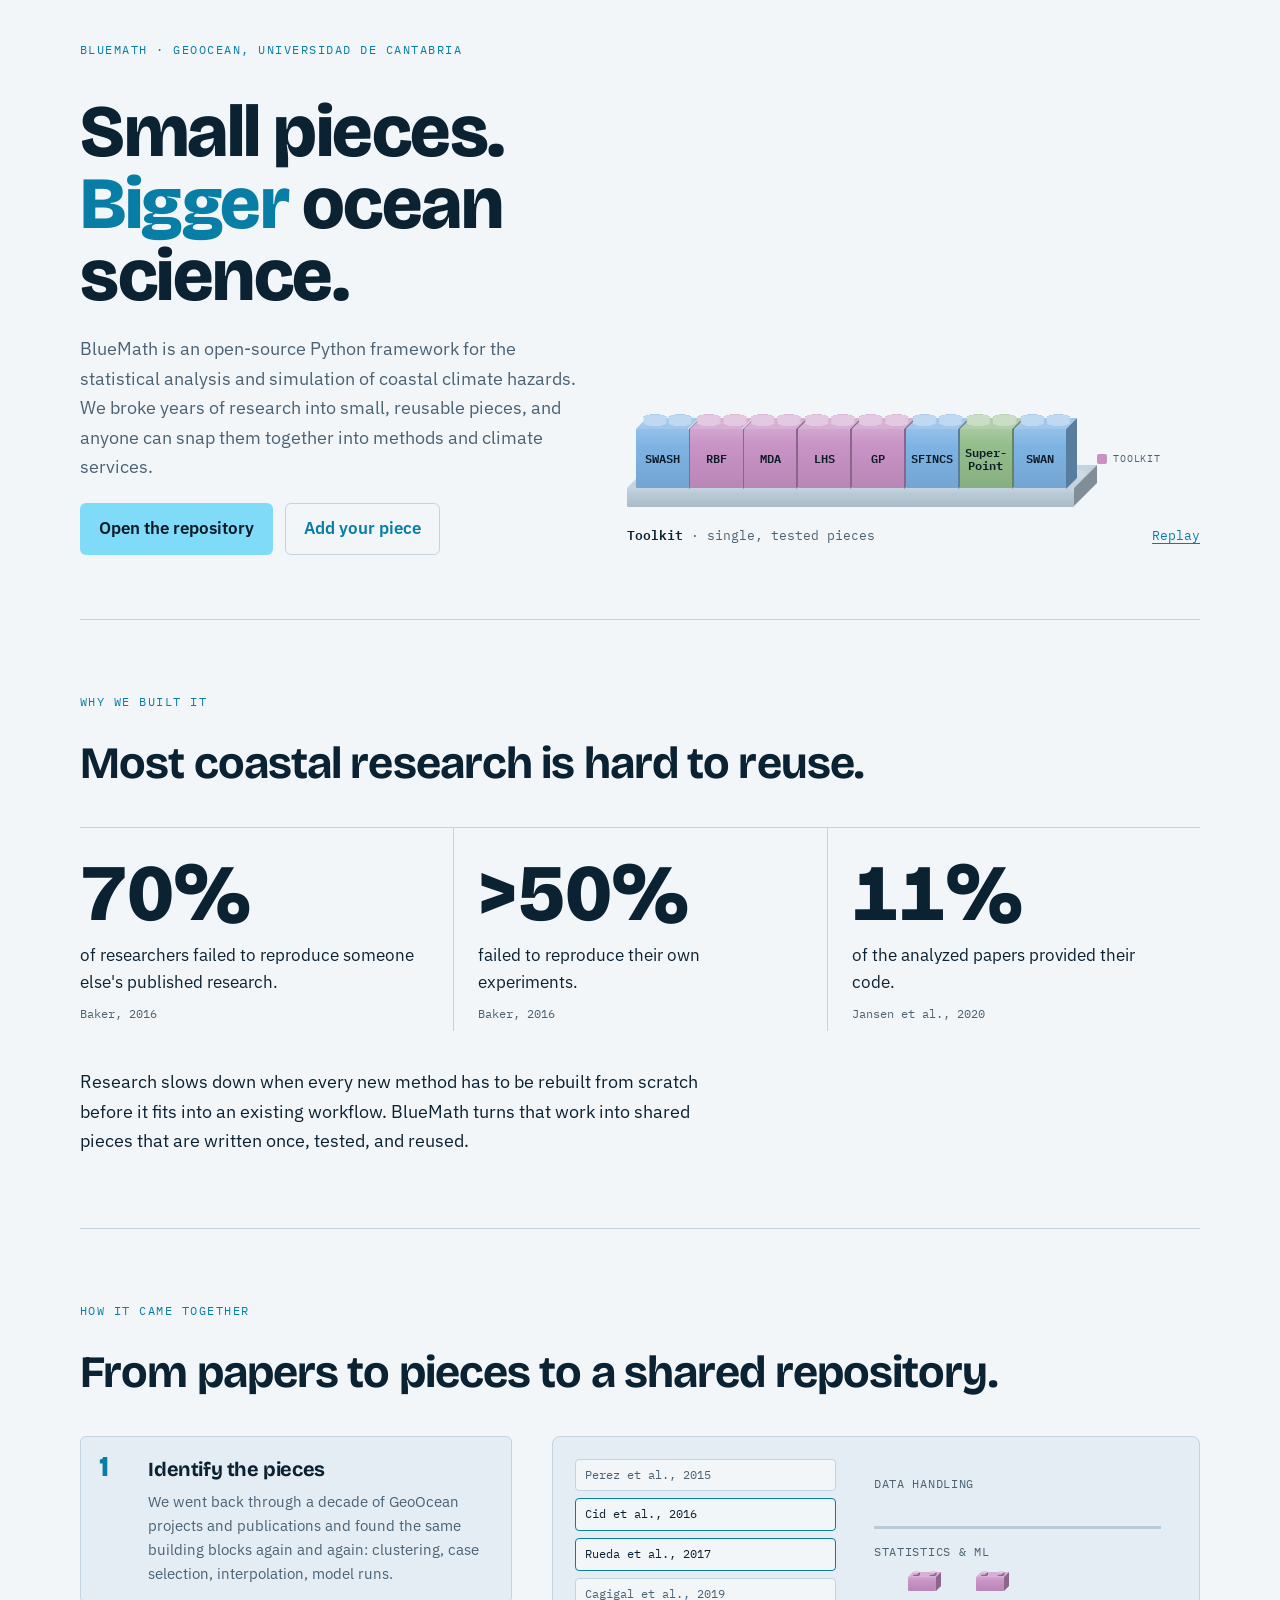
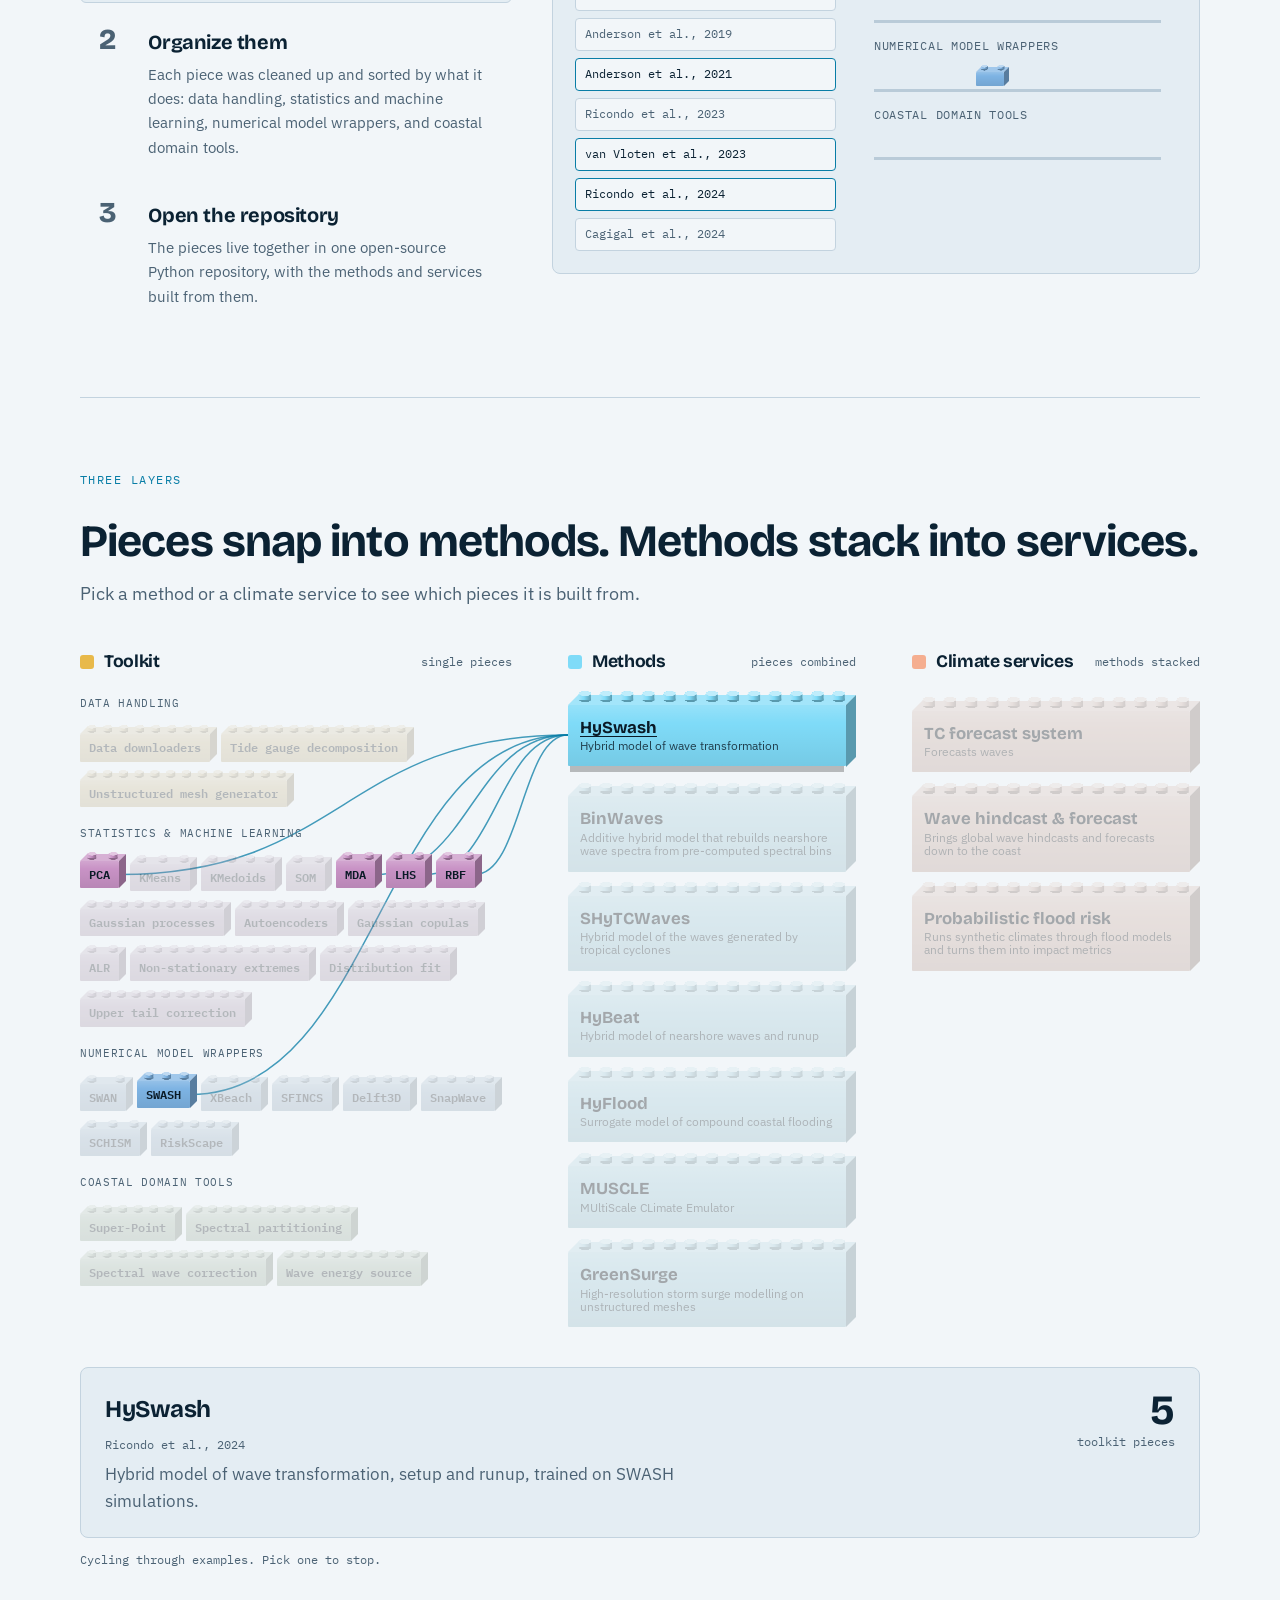
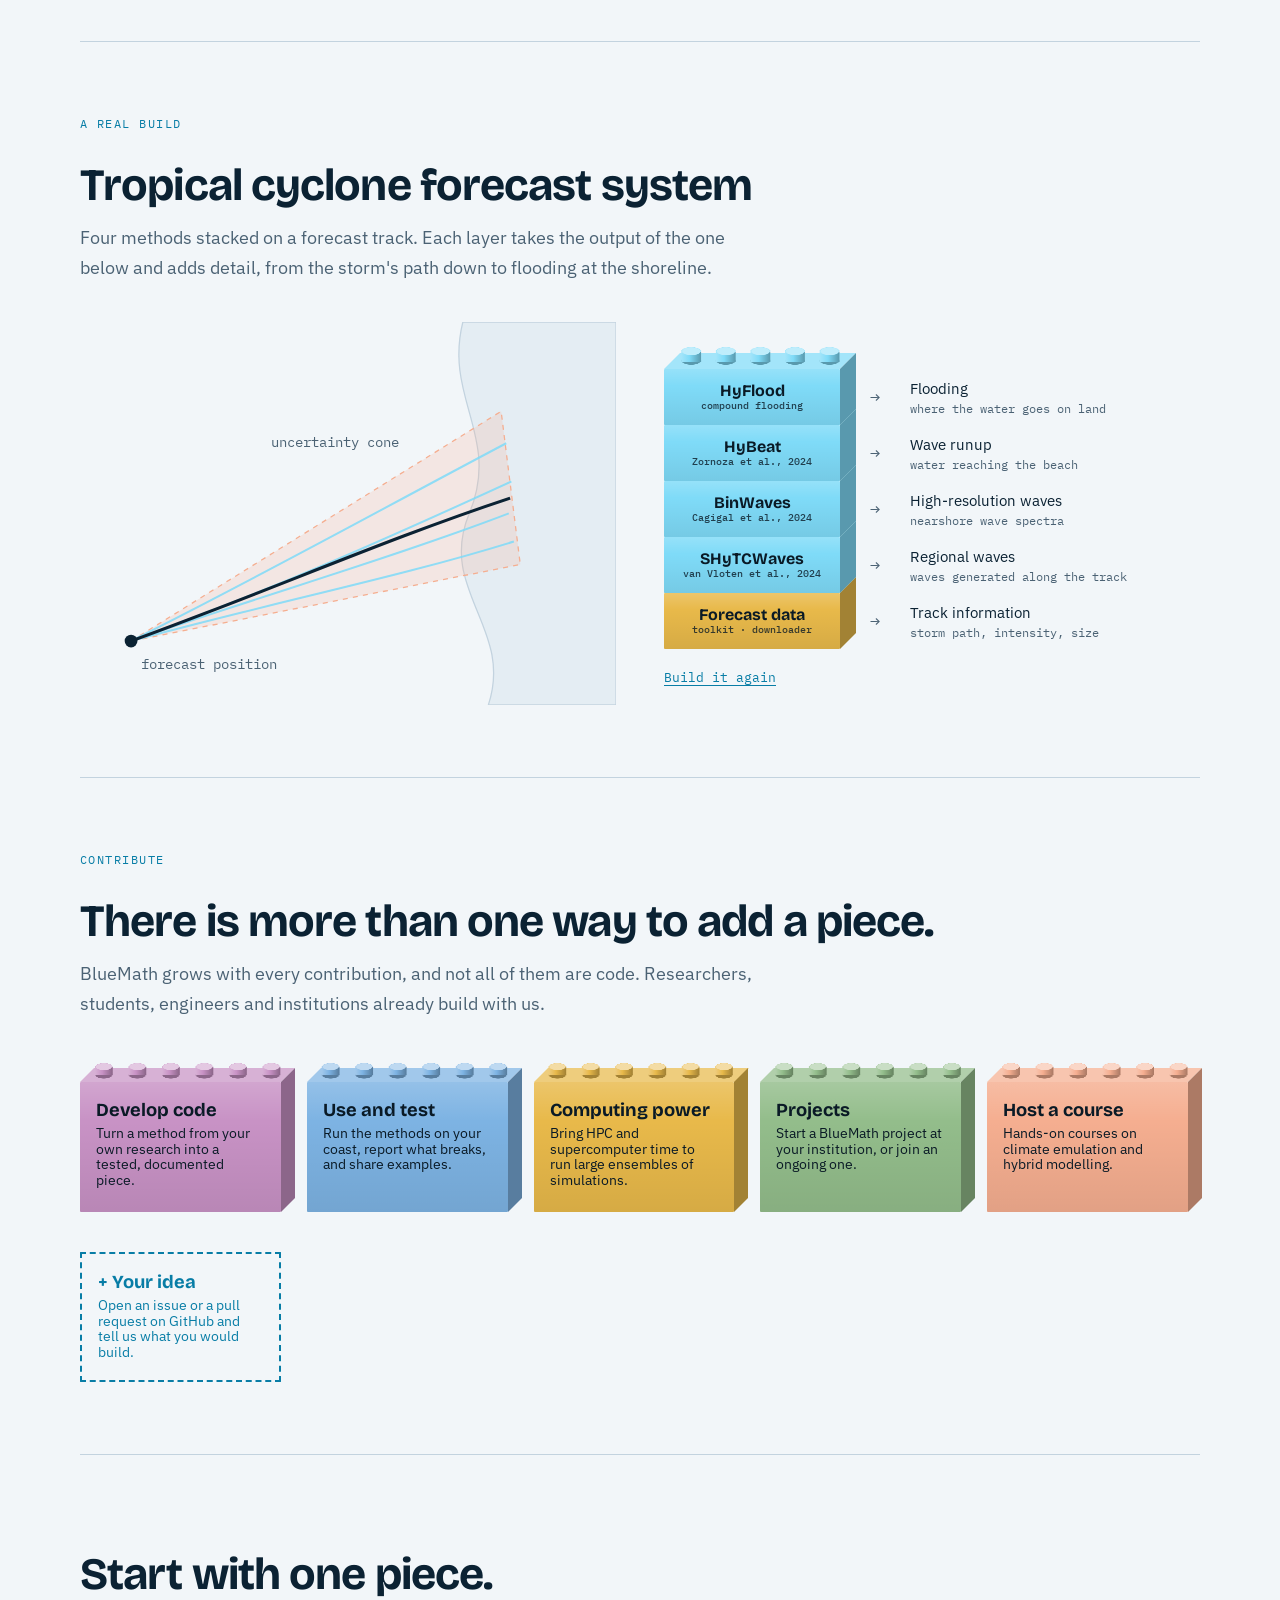
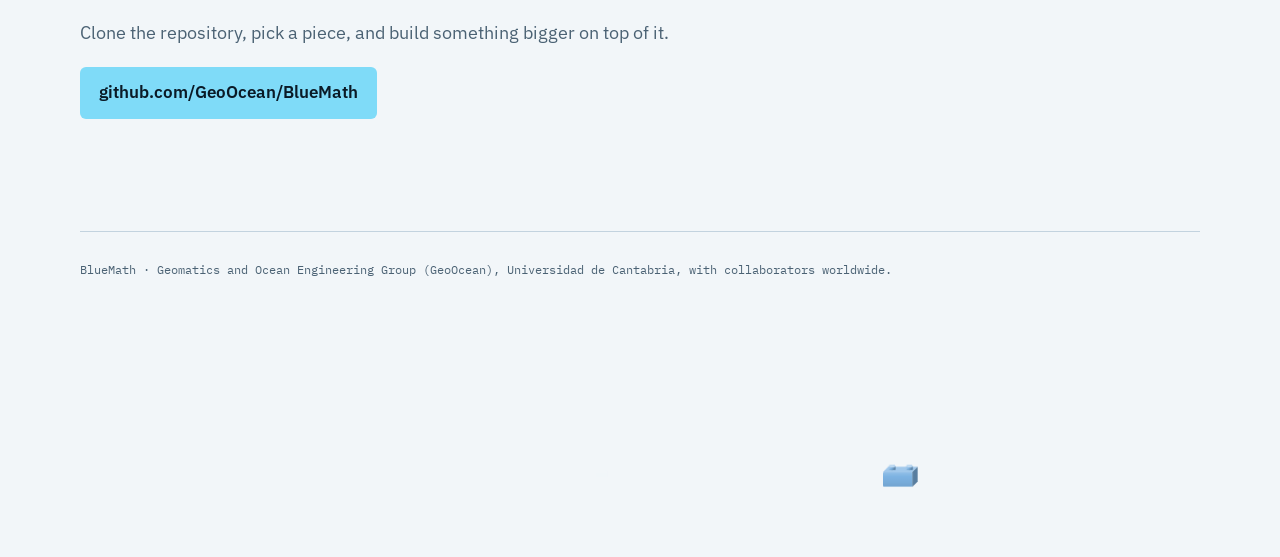
<file: slides/extra/bluemath-standalone.html>
<!doctype html>
<html lang="en">
<head>
<meta charset="utf-8">
<meta name="viewport" content="width=device-width, initial-scale=1, viewport-fit=cover">
<style>body{margin:0}[hidden]{display:none!important}img{max-width:100%}</style>
<title>BlueMath Building Blocks</title>
<meta name="claude:viewport-fit-sides" content="cover">
<link rel="preconnect" href="https://fonts.googleapis.com">
<link rel="stylesheet" href="https://fonts.googleapis.com/css2?family=Bricolage+Grotesque:opsz,wght@12..96,500;12..96,700;12..96,800&family=IBM+Plex+Sans:wght@400;500;600&family=IBM+Plex+Mono:wght@500;600&display=swap">
<style>
/* Layout: one narrow reading column per section; each section is a "stage" where bricks build up, bottom to top. */
:root {
  --bg: #F2F6F9;
  --bg-2: #E4EDF3;
  --fg: #0B2233;
  --muted: #4B6274;
  --line: #C3D3DF;
  --plate: #B9CBD8;
  --accent: #087DA6;
  --k-data: #E8B94A;
  --k-stats: #C892C5;
  --k-model: #7DB3E3;
  --k-domain: #93BD8B;
  --k-method: #7FDBF8;
  --k-service: #F5AE90;
  --ink: #0A1A26;
  --font-display: "Bricolage Grotesque", "Avenir Next", system-ui, sans-serif;
  --font-body: "IBM Plex Sans", system-ui, -apple-system, sans-serif;
  --font-mono: "IBM Plex Mono", ui-monospace, Menlo, monospace;
}
@media (prefers-color-scheme: dark) {
  :root:not([data-theme="light"]) {
    --bg: #06131E; --bg-2: #0B1F2F; --fg: #E5EEF4; --muted: #8DA5B6;
    --line: #1C374C; --plate: #17344A; --accent: #7FDBF8; color-scheme: dark;
  }
}
:root[data-theme="dark"] {
  --bg: #06131E; --bg-2: #0B1F2F; --fg: #E5EEF4; --muted: #8DA5B6;
  --line: #1C374C; --plate: #17344A; --accent: #7FDBF8; color-scheme: dark;
}

* { box-sizing: border-box; }
body {
  background: var(--bg); color: var(--fg);
  font-family: var(--font-body); font-size: 17px; line-height: 1.6;
  padding-left: max(16px, env(safe-area-inset-left, 0px));
  padding-right: max(16px, env(safe-area-inset-right, 0px));
  overflow-x: hidden;
}
.wrap { max-width: 1120px; margin: 0 auto; }
section { padding-block: 72px; border-top: 1px solid var(--line); }
section:first-of-type { border-top: 0; padding-block: 40px 64px; }
h1, h2, h3 { font-family: var(--font-display); text-wrap: balance; margin: 0; letter-spacing: -0.02em; }
h1 { font-size: clamp(2.6rem, 6.4vw, 4.6rem); line-height: 0.98; font-weight: 800; }
h2 { font-size: clamp(1.9rem, 4vw, 2.8rem); line-height: 1.05; font-weight: 700; }
h3 { font-size: 1.25rem; font-weight: 700; }
p { margin: 0; max-width: 62ch; }
.eyebrow {
  font-family: var(--font-mono); font-size: 0.78rem; letter-spacing: 0.12em;
  text-transform: uppercase; color: var(--accent); margin-bottom: 14px;
}
.lede { font-size: 1.15rem; color: var(--muted); }
.head { display: grid; gap: 14px; margin-bottom: 40px; }
a { color: var(--accent); }
button { font: inherit; color: inherit; }
:focus-visible { outline: 2px solid var(--accent); outline-offset: 3px; }

/* ---------- bricks ---------- */
/* Oblique 3D brick: front face is the element, ::before is the studded top, ::after the shaded side. */
.brick {
  --kc: var(--k-stats);
  --d: 8px;
  --top: color-mix(in srgb, var(--kc) 72%, white);
  --stud: color-mix(in srgb, var(--kc) 50%, white);
  --side: color-mix(in srgb, var(--kc) 70%, black);
  position: relative; background: var(--kc); color: var(--ink);
  border-radius: 1px;
  background-image: linear-gradient(180deg, rgb(255 255 255 / .18), transparent 30%, rgb(0 0 0 / .08));
  font-family: var(--font-mono); font-weight: 600;
  display: flex; align-items: center; justify-content: center; text-align: center;
  line-height: 1.1;
}
.brick::before {
  content: ""; position: absolute; left: 0; bottom: 100%; width: 100%; height: var(--d);
  transform-origin: 0 100%; transform: skewX(-45deg);
  background: var(--top);
  pointer-events: none;
}
/* Studs: a row of raised cylinders along the middle of the top face (base ellipse, shaded body, lit cap). */
.studs {
  --t: calc(var(--d) * 2.1);
  --rx: calc(var(--d) * .62);
  --ry: calc(var(--d) * .26);
  --ch: calc(var(--d) * .6);
  position: absolute; pointer-events: none;
  left: calc(var(--d) * .5); right: calc(var(--d) * -.5);
  bottom: calc(100% + var(--d) * .5 - var(--ry));
  height: calc(var(--ch) + var(--ry) * 2);
  padding-inline: calc(var(--d) * .15);
  background-origin: content-box; background-clip: content-box;
  background:
    radial-gradient(var(--rx) var(--ry) at 50% var(--ry), var(--stud) 88%, var(--top) 96%, transparent 100%) 0 0 / var(--t) 100% space no-repeat,
    linear-gradient(90deg, transparent calc(50% - var(--rx)), var(--top) calc(50% - var(--rx)), var(--kc) 45%, var(--side) calc(50% + var(--rx)), transparent calc(50% + var(--rx))) 0 var(--ry) / var(--t) var(--ch) space no-repeat,
    radial-gradient(var(--rx) var(--ry) at 50% calc(var(--ch) + var(--ry)), var(--side) 92%, transparent 100%) 0 0 / var(--t) 100% space no-repeat;
  background-origin: content-box;
}
.brick::after {
  content: ""; position: absolute; left: 100%; top: 0; width: var(--d); height: 100%;
  transform-origin: 0 0; transform: skewY(-45deg);
  background: var(--side); pointer-events: none;
}
.k-data { --kc: var(--k-data); }
.k-stats { --kc: var(--k-stats); }
.k-model { --kc: var(--k-model); }
.k-domain { --kc: var(--k-domain); }
.k-method { --kc: var(--k-method); }
.k-service { --kc: var(--k-service); }

/* ---------- hero ---------- */
.hero { display: grid; grid-template-columns: minmax(0, 1fr) minmax(0, 1.15fr); gap: 48px; align-items: center; }
.hero-copy { display: grid; gap: 22px; min-width: 0; }
.hero-copy h1 em { font-style: normal; color: var(--accent); }
.cta-row { display: flex; flex-wrap: wrap; gap: 12px; }
.btn {
  display: inline-flex; align-items: center; gap: 8px; padding: 11px 18px; border-radius: 6px;
  font-weight: 600; text-decoration: none; border: 1px solid var(--line); cursor: pointer; background: transparent;
}
.btn.primary { background: var(--k-method); color: var(--ink); border-color: transparent; }
.btn:hover { border-color: var(--accent); }

.stage-wrap { min-width: 0; }
.stage {
  position: relative; width: 100%; aspect-ratio: 5 / 4; max-width: 100%;
  container-type: inline-size;
}
.stage .brick { position: absolute; --d: 1.9cqw; transform-origin: 50% 100%; }
.stage .brick span { font-size: clamp(8px, 2.05cqw, 15px); padding: 0 3px; }
.stage .k-method span { font-size: clamp(10px, 2.9cqw, 20px); font-family: var(--font-display); font-weight: 700; }
.stage .k-service span { font-size: clamp(11px, 3.2cqw, 22px); font-family: var(--font-display); font-weight: 800; }
.stage .plate {
  --kc: var(--plate); --d: 4cqw;
  --top: color-mix(in srgb, var(--plate) 85%, white);
  --stud: color-mix(in srgb, var(--plate) 70%, white);
  --side: color-mix(in srgb, var(--plate) 70%, black);
  left: 0; width: 78%; bottom: 0; height: 4%; z-index: 0;
}
.stage .plate .studs { --d: 1.9cqw; bottom: calc(100% + 2cqw - var(--ry)); left: 2cqw; right: -2cqw; }
.row-label {
  position: absolute; left: 82%; right: 0; font-family: var(--font-mono);
  font-size: clamp(9px, 1.8cqw, 13px); letter-spacing: .08em; text-transform: uppercase; color: var(--muted);
  display: flex; align-items: center; gap: 6px; line-height: 1.15;
}
.row-label::before { content: ""; width: 10px; height: 10px; border-radius: 2px; background: var(--kc); flex: none; }
.ghost {
  position: absolute; border: 2px dashed var(--accent); border-radius: 4px; color: var(--accent);
  display: flex; align-items: center; justify-content: center;
  font-family: var(--font-mono); font-weight: 600; font-size: clamp(9px, 2.1cqw, 14px);
  text-decoration: none; background: color-mix(in srgb, var(--accent) 8%, transparent);
}
.ghost:hover { background: color-mix(in srgb, var(--accent) 18%, transparent); }
.bob { animation: bob 2.4s ease-in-out infinite; }
@keyframes bob { 50% { transform: translateY(-6px); } }
.stage-caption {
  margin-top: 18px; display: flex; justify-content: space-between; gap: 12px; align-items: baseline;
  font-family: var(--font-mono); font-size: 0.82rem; color: var(--muted); flex-wrap: wrap;
}
.stage-caption b { color: var(--fg); font-weight: 600; }
.linkbtn { background: none; border: 0; padding: 0; color: var(--accent); cursor: pointer; font-family: var(--font-mono); font-size: 0.82rem; text-decoration: underline; text-underline-offset: 3px; }

/* ---------- why ---------- */
.stats { display: grid; grid-template-columns: repeat(3, minmax(0, 1fr)); gap: 0; border-top: 1px solid var(--line); }
.stat { padding: 26px 24px 8px 0; display: grid; gap: 8px; align-content: start; }
.stat + .stat { padding-left: 24px; border-left: 1px solid var(--line); }
.stat .num { font-family: var(--font-display); font-weight: 800; font-size: clamp(3rem, 7vw, 5rem); line-height: 1; font-variant-numeric: tabular-nums; }
.stat .src { font-family: var(--font-mono); font-size: 0.75rem; color: var(--muted); }
.why-close { margin-top: 36px; font-size: 1.15rem; max-width: 60ch; }

/* ---------- how (steps) ---------- */
.how { display: grid; grid-template-columns: minmax(0, 0.8fr) minmax(0, 1.2fr); gap: 40px; align-items: start; }
.steps { list-style: none; margin: 0; padding: 0; display: grid; gap: 6px; counter-reset: s; }
.steps li {
  padding: 16px 18px; border-radius: 6px; display: grid; grid-template-columns: 2.2em 1fr; gap: 4px 12px;
  border: 1px solid transparent; transition: background .3s, border-color .3s;
}
.steps li::before { counter-increment: s; content: counter(s); grid-row: span 2; font-family: var(--font-display); font-weight: 800; font-size: 1.8rem; line-height: 1; color: var(--muted); }
.steps li.on { background: var(--bg-2); border-color: var(--line); }
.steps li.on::before { color: var(--accent); }
.steps li p { color: var(--muted); font-size: 0.95rem; }
.sort-stage { position: relative; min-width: 0; background: var(--bg-2); border: 1px solid var(--line); border-radius: 8px; padding: 22px; display: grid; grid-template-columns: minmax(0, 0.9fr) minmax(0, 1.1fr); gap: 22px; }
.papers { display: flex; flex-direction: column; gap: 7px; }
.paper {
  font-family: var(--font-mono); font-size: 0.74rem; padding: 6px 9px; border-radius: 4px;
  background: var(--bg); border: 1px solid var(--line); color: var(--muted); white-space: nowrap; overflow: hidden; text-overflow: ellipsis;
}
.paper.lit { color: var(--fg); border-color: var(--accent); }
.shelves { display: grid; gap: 14px; position: relative; padding: 14px; border-radius: 6px; border: 2px dashed transparent; transition: border-color .5s, background .5s; align-content: start; }
.shelves.packed { border-color: var(--accent); background: color-mix(in srgb, var(--accent) 6%, transparent); }
.shelf { display: grid; gap: 6px; }
.shelf-name { font-family: var(--font-mono); font-size: 0.72rem; color: var(--muted); letter-spacing: .06em; text-transform: uppercase; }
.shelf-bricks { display: flex; flex-wrap: wrap; gap: 12px 6px; min-height: 26px; padding-top: 10px; border-bottom: 3px solid var(--plate); padding-bottom: 3px; }
.mini { width: 28px; height: 14px; --d: 5px; }
.repo-tag { font-family: var(--font-mono); font-size: 0.78rem; color: var(--accent); opacity: 0; transition: opacity .5s; text-align: right; }
.shelves.packed .repo-tag { opacity: 1; }
.flyer { position: absolute; z-index: 5; pointer-events: none; }

/* ---------- explorer ---------- */
.explorer { position: relative; display: grid; grid-template-columns: minmax(0, 1.5fr) minmax(0, 1fr) minmax(0, 1fr); gap: 56px; }
.wires { position: absolute; inset: 0; width: 100%; height: 100%; pointer-events: none; overflow: visible; z-index: 0; }
.wires path { fill: none; stroke: var(--accent); stroke-width: 1.5; opacity: .75; }
.col { position: relative; z-index: 1; display: grid; gap: 18px; align-content: start; min-width: 0; }
.col-head { display: flex; align-items: center; gap: 10px; }
.col-head .sw { width: 14px; height: 14px; border-radius: 3px; background: var(--kc); }
.col-head h3 { font-size: 1.1rem; }
.col-head small { font-family: var(--font-mono); font-size: 0.72rem; color: var(--muted); margin-left: auto; }
.group { display: grid; gap: 10px; }
.group-name { font-family: var(--font-mono); font-size: 0.7rem; letter-spacing: .06em; text-transform: uppercase; color: var(--muted); }
.chips { display: flex; flex-wrap: wrap; gap: 18px 11px; padding-top: 12px; }
.chip { --d: 7px; font-size: 0.74rem; padding: 7px 9px; transition: opacity .35s, transform .35s, filter .35s; }
.chip.dim { opacity: .28; filter: saturate(.4); }
.chip.on { transform: translateY(-3px); }
.pick {
  --d: 10px; width: calc(100% - 10px); padding: 14px 12px; cursor: pointer; border: 0; justify-content: flex-start; text-align: left;
  flex-direction: column; align-items: flex-start; gap: 2px; transition: opacity .35s, transform .35s, filter .35s;
}
.pick b { font-family: var(--font-display); font-size: 1.05rem; font-weight: 700; }
.pick small { font-family: var(--font-body); font-weight: 400; font-size: 0.76rem; opacity: .8; }
.pick.dim { opacity: .35; filter: saturate(.4); }
.pick.on { transform: translateY(-6px); box-shadow: 0 8px 0 -2px rgb(0 0 0 / .25); }
.pick.on b { text-decoration: underline; text-underline-offset: 3px; }
.picks { display: grid; gap: 24px; padding-top: 16px; }
.readout {
  margin-top: 40px; padding: 22px 24px; border-radius: 8px; background: var(--bg-2); border: 1px solid var(--line);
  display: grid; grid-template-columns: minmax(0, 1fr) auto; gap: 6px 24px; align-items: start;
}
.readout h3 { font-size: 1.5rem; }
.readout .ref { font-family: var(--font-mono); font-size: 0.78rem; color: var(--muted); }
.readout p { color: var(--muted); grid-column: 1; }
.readout .count { grid-row: 1 / span 3; grid-column: 2; text-align: right; font-family: var(--font-mono); font-size: 0.78rem; color: var(--muted); }
.readout .count b { display: block; font-family: var(--font-display); font-size: 2.6rem; color: var(--fg); line-height: 1; }
.auto-note { margin-top: 12px; font-family: var(--font-mono); font-size: 0.75rem; color: var(--muted); }

/* ---------- TC example ---------- */
.tc { display: grid; grid-template-columns: minmax(0, 1fr) minmax(0, 1fr); gap: 48px; align-items: center; }
.cone { width: 100%; height: auto; display: block; }
.cone .land { fill: var(--bg-2); stroke: var(--line); }
.cone .unc { fill: color-mix(in srgb, var(--k-service) 22%, transparent); stroke: var(--k-service); stroke-dasharray: 4 4; }
.cone .trk { fill: none; stroke: var(--k-method); stroke-width: 1.6; opacity: .85; }
.cone .main { stroke: var(--fg); stroke-width: 2.4; opacity: 1; }
.cone text { font-family: var(--font-mono); font-size: 11px; fill: var(--muted); }
.tower { display: flex; flex-direction: column-reverse; gap: 0; padding-top: 30px; }
.tier { display: grid; grid-template-columns: minmax(0, 11rem) 1.6rem minmax(0, 1fr); align-items: center; gap: 0 22px; position: relative; }
.tier:nth-child(1) { z-index: 1; } .tier:nth-child(2) { z-index: 2; } .tier:nth-child(3) { z-index: 3; }
.tier:nth-child(4) { z-index: 4; } .tier:nth-child(5) { z-index: 5; }
.tier .brick { --d: 16px; height: 56px; flex-direction: column; gap: 1px; transform-origin: 50% 100%; }
.tier .brick b { font-family: var(--font-display); font-size: 1rem; }
.tier .brick small { font-family: var(--font-mono); font-size: 0.62rem; font-weight: 500; opacity: .8; }
.tier .arrow { color: var(--muted); text-align: center; font-family: var(--font-mono); }
.tier .out { font-size: 0.95rem; }
.tier .out span { display: block; font-family: var(--font-mono); font-size: 0.72rem; color: var(--muted); }
.tc-foot { margin-top: 18px; display: flex; gap: 16px; align-items: baseline; flex-wrap: wrap; }

/* ---------- contribute ---------- */
.ways { display: grid; grid-template-columns: repeat(auto-fit, minmax(200px, 1fr)); gap: 40px 26px; padding-top: 24px; padding-right: 12px; }
.way { --d: 14px; padding: 18px 16px 16px; flex-direction: column; align-items: flex-start; justify-content: flex-start; text-align: left; gap: 6px; min-height: 130px; transition: transform .25s; }
.way:hover { transform: translateY(-5px); }
.way b { font-family: var(--font-display); font-size: 1.15rem; }
.way span { font-family: var(--font-body); font-weight: 400; font-size: 0.88rem; }
.way.open { background: transparent; border: 2px dashed var(--accent); box-shadow: none; color: var(--accent); text-decoration: none; }
.way.open::before, .way.open::after { display: none; }

.final { text-align: left; display: grid; gap: 20px; justify-items: start; padding-block: 24px 40px; }
footer { padding-block: 28px 48px; border-top: 1px solid var(--line); font-family: var(--font-mono); font-size: 0.75rem; color: var(--muted); }

@media (max-width: 860px) {
  .hero, .how, .tc { grid-template-columns: minmax(0, 1fr); }
  .explorer { grid-template-columns: minmax(0, 1fr); gap: 44px; }
  .sort-stage { grid-template-columns: minmax(0, 1fr); }
  .papers { flex-direction: row; flex-wrap: wrap; }
}
@media (max-width: 620px) {
  body { font-size: 16px; }
  section { padding-block: 52px; }
  .stats { grid-template-columns: minmax(0, 1fr); }
  .stat + .stat { padding-left: 0; border-left: 0; border-top: 1px solid var(--line); }
  .tier { grid-template-columns: minmax(0, 8.5rem) 1.2rem minmax(0, 1fr); }
  .readout { grid-template-columns: minmax(0, 1fr); }
  .readout .count { grid-row: auto; grid-column: 1; text-align: left; }
}
@media (prefers-reduced-motion: reduce) {
  .bob { animation: none; }
  * { transition: none !important; }
}
</style>
</head>
<body>

<div class="wrap">

<!-- ============ HERO ============ -->
<section>
  <div class="hero">
    <div class="hero-copy">
      <div class="eyebrow">BlueMath · GeoOcean, Universidad de Cantabria</div>
      <h1>Small pieces.<br><em>Bigger</em> ocean science.</h1>
      <p class="lede">BlueMath is an open-source Python framework for the statistical analysis and simulation of coastal climate hazards. We broke years of research into small, reusable pieces, and anyone can snap them together into methods and climate services.</p>
      <div class="cta-row">
        <a class="btn primary" href="https://github.com/GeoOcean/BlueMath" target="_blank" rel="noopener">Open the repository</a>
        <a class="btn" href="#contribute">Add your piece</a>
      </div>
    </div>
    <div class="stage-wrap">
      <div class="stage" id="hero-stage" aria-label="Animation: toolkit bricks are laid down, methods are built on top of them, and a climate service is built on top of the methods">
        <div class="brick plate"></div>
      </div>
      <div class="stage-caption">
        <span id="hero-cap"><b>Climate service</b> built on methods, built on toolkit pieces</span>
        <button class="linkbtn" id="hero-replay" type="button">Replay</button>
      </div>
    </div>
  </div>
</section>

<!-- ============ WHY ============ -->
<section id="why">
  <div class="head">
    <div class="eyebrow">Why we built it</div>
    <h2>Most coastal research is hard to reuse.</h2>
  </div>
  <div class="stats">
    <div class="stat"><div class="num" data-count="70">70%</div><p>of researchers failed to reproduce someone else's published research.</p><div class="src">Baker, 2016</div></div>
    <div class="stat"><div class="num" data-count="50" data-prefix=">">&gt;50%</div><p>failed to reproduce their own experiments.</p><div class="src">Baker, 2016</div></div>
    <div class="stat"><div class="num" data-count="11">11%</div><p>of the analyzed papers provided their code.</p><div class="src">Jansen et al., 2020</div></div>
  </div>
  <p class="why-close">Research slows down when every new method has to be rebuilt from scratch before it fits into an existing workflow. BlueMath turns that work into shared pieces that are written once, tested, and reused.</p>
</section>

<!-- ============ HOW ============ -->
<section id="how">
  <div class="head">
    <div class="eyebrow">How it came together</div>
    <h2>From papers to pieces to a shared repository.</h2>
  </div>
  <div class="how">
    <ol class="steps" id="steps">
      <li><h3>Identify the pieces</h3><p>We went back through a decade of GeoOcean projects and publications and found the same building blocks again and again: clustering, case selection, interpolation, model runs.</p></li>
      <li><h3>Organize them</h3><p>Each piece was cleaned up and sorted by what it does: data handling, statistics and machine learning, numerical model wrappers, and coastal domain tools.</p></li>
      <li class="on"><h3>Open the repository</h3><p>The pieces live together in one open-source Python repository, with the methods and services built from them.</p></li>
    </ol>
    <div class="sort-stage" id="sort-stage">
      <div class="papers" id="papers"></div>
      <div class="shelves packed" id="shelves">
        <div class="shelf"><div class="shelf-name">Data handling</div><div class="shelf-bricks" data-k="data"></div></div>
        <div class="shelf"><div class="shelf-name">Statistics &amp; ML</div><div class="shelf-bricks" data-k="stats"></div></div>
        <div class="shelf"><div class="shelf-name">Numerical model wrappers</div><div class="shelf-bricks" data-k="model"></div></div>
        <div class="shelf"><div class="shelf-name">Coastal domain tools</div><div class="shelf-bricks" data-k="domain"></div></div>
        <div class="repo-tag">github.com/GeoOcean/BlueMath</div>
      </div>
    </div>
  </div>
</section>

<!-- ============ LAYERS / EXPLORER ============ -->
<section id="layers">
  <div class="head">
    <div class="eyebrow">Three layers</div>
    <h2>Pieces snap into methods. Methods stack into services.</h2>
    <p class="lede">Pick a method or a climate service to see which pieces it is built from.</p>
  </div>
  <div class="explorer" id="explorer">
    <svg class="wires" id="wires" aria-hidden="true"></svg>
    <div class="col" id="col-tk">
      <div class="col-head"><span class="sw k-data"></span><h3>Toolkit</h3><small>single pieces</small></div>
    </div>
    <div class="col" id="col-m">
      <div class="col-head"><span class="sw k-method"></span><h3>Methods</h3><small>pieces combined</small></div>
      <div class="picks" id="picks-m"></div>
    </div>
    <div class="col" id="col-s">
      <div class="col-head"><span class="sw k-service"></span><h3>Climate services</h3><small>methods stacked</small></div>
      <div class="picks" id="picks-s"></div>
    </div>
  </div>
  <div class="readout" id="readout" aria-live="polite"></div>
  <div class="auto-note" id="auto-note">Cycling through examples. Pick one to stop.</div>
</section>

<!-- ============ TC EXAMPLE ============ -->
<section id="tc">
  <div class="head">
    <div class="eyebrow">A real build</div>
    <h2>Tropical cyclone forecast system</h2>
    <p class="lede">Four methods stacked on a forecast track. Each layer takes the output of the one below and adds detail, from the storm's path down to flooding at the shoreline.</p>
  </div>
  <div class="tc">
    <svg class="cone" viewBox="0 0 420 300" role="img" aria-label="A forecast track with its uncertainty cone and ensemble of possible tracks approaching a coastline">
      <path class="land" d="M300 0 C 285 60, 330 90, 305 150 S 340 240, 320 300 L 420 300 L 420 0 Z"/>
      <path class="unc" d="M40 250 L 330 70 L 345 190 Z"/>
      <g id="tracks">
        <path class="trk" d="M40 250 C 140 200, 230 150, 334 95"/>
        <path class="trk" d="M40 250 C 150 210, 240 170, 338 125"/>
        <path class="trk" d="M40 250 C 150 220, 250 200, 340 172"/>
        <path class="trk" d="M40 250 C 140 215, 245 185, 336 150"/>
        <path class="trk main" d="M40 250 C 150 210, 240 170, 337 138"/>
      </g>
      <circle cx="40" cy="250" r="5" fill="var(--fg)"/>
      <text x="48" y="272">forecast position</text>
      <text x="150" y="98">uncertainty cone</text>
    </svg>
    <div>
      <div class="tower" id="tower">
        <div class="tier"><div class="brick k-data"><b>Forecast data</b><small>toolkit · downloader</small></div><div class="arrow">→</div><div class="out">Track information<span>storm path, intensity, size</span></div></div>
        <div class="tier"><div class="brick k-method"><b>SHyTCWaves</b><small>van Vloten et al., 2024</small></div><div class="arrow">→</div><div class="out">Regional waves<span>waves generated along the track</span></div></div>
        <div class="tier"><div class="brick k-method"><b>BinWaves</b><small>Cagigal et al., 2024</small></div><div class="arrow">→</div><div class="out">High-resolution waves<span>nearshore wave spectra</span></div></div>
        <div class="tier"><div class="brick k-method"><b>HyBeat</b><small>Zornoza et al., 2024</small></div><div class="arrow">→</div><div class="out">Wave runup<span>water reaching the beach</span></div></div>
        <div class="tier"><div class="brick k-method"><b>HyFlood</b><small>compound flooding</small></div><div class="arrow">→</div><div class="out">Flooding<span>where the water goes on land</span></div></div>
      </div>
      <div class="tc-foot"><button class="linkbtn" id="tc-replay" type="button">Build it again</button></div>
    </div>
  </div>
</section>

<!-- ============ CONTRIBUTE ============ -->
<section id="contribute">
  <div class="head">
    <div class="eyebrow">Contribute</div>
    <h2>There is more than one way to add a piece.</h2>
    <p class="lede">BlueMath grows with every contribution, and not all of them are code. Researchers, students, engineers and institutions already build with us.</p>
  </div>
  <div class="ways">
    <div class="brick way k-stats"><b>Develop code</b><span>Turn a method from your own research into a tested, documented piece.</span></div>
    <div class="brick way k-model"><b>Use and test</b><span>Run the methods on your coast, report what breaks, and share examples.</span></div>
    <div class="brick way k-data"><b>Computing power</b><span>Bring HPC and supercomputer time to run large ensembles of simulations.</span></div>
    <div class="brick way k-domain"><b>Projects</b><span>Start a BlueMath project at your institution, or join an ongoing one.</span></div>
    <div class="brick way k-service"><b>Host a course</b><span>Hands-on courses on climate emulation and hybrid modelling.</span></div>
    <a class="brick way open" href="https://github.com/GeoOcean/BlueMath" target="_blank" rel="noopener"><b>+ Your idea</b><span>Open an issue or a pull request on GitHub and tell us what you would build.</span></a>
  </div>
</section>

<section>
  <div class="final">
    <h2>Start with one piece.</h2>
    <p class="lede">Clone the repository, pick a piece, and build something bigger on top of it.</p>
    <a class="btn primary" href="https://github.com/GeoOcean/BlueMath" target="_blank" rel="noopener">github.com/GeoOcean/BlueMath</a>
  </div>
</section>

<footer>BlueMath · Geomatics and Ocean Engineering Group (GeoOcean), Universidad de Cantabria, with collaborators worldwide.</footer>
</div>

<script>
(() => {
const reduce = matchMedia('(prefers-reduced-motion: reduce)').matches;
const wait = ms => new Promise(r => setTimeout(r, ms));
const el = (tag, cls, html) => { const e = document.createElement(tag); if (cls) e.className = cls; if (html != null) e.innerHTML = html; return e; };
const addStuds = b => { if (!b.querySelector(':scope > .studs')) b.append(el('i', 'studs')); return b; };
const onView = (node, fn, threshold = 0.35) => {
  if (!('IntersectionObserver' in window)) return;
  const io = new IntersectionObserver(es => es.forEach(e => { if (e.isIntersecting) { io.disconnect(); fn(); } }), { threshold });
  io.observe(node);
};

/* ================= HERO BUILD ================= */
const stage = document.getElementById('hero-stage');
const cap = document.getElementById('hero-cap');
const L0 = 1.5, CW = 9.4;                     // stage %: left start, column width
const ROWS = [{ b: 4, h: 13 }, { b: 17, h: 14 }, { b: 31, h: 15 }];   // rows sit flush on each other
const tk = [
  ['SWASH', 'model'], ['RBF', 'stats'], ['MDA', 'stats'], ['LHS', 'stats'],
  ['GP', 'stats'], ['SFINCS', 'model'], ['Super-Point', 'domain'], ['SWAN', 'model'],
];
const ms = [['HySwash', 0, 3], ['HyFlood', 3, 3], ['BinWaves', 6, 2]];
const place = (node, row, col, span) => {
  const r = ROWS[row];
  Object.assign(node.style, { left: (L0 + col * CW + 0.15) + '%', width: (span * CW - 0.3) + '%', bottom: r.b + '%', height: r.h + '%' });
  node.style.zIndex = (row + 1) * 20 + col;   // upper rows cover the tops below; right neighbours cover side faces
};
const heroTk = tk.map(([n, k], i) => { const b = el('div', 'brick k-' + k, '<span>' + n + '</span>'); place(b, 0, i, 1); stage.append(b); return b; });
const heroM = ms.map(([n, c, s]) => { const b = el('div', 'brick k-method', '<span>' + n + '</span>'); place(b, 1, c, s); b.dataset.c = c; b.dataset.s = s; stage.append(b); return b; });
const heroS = el('div', 'brick k-service', '<span>Coastal flood forecast</span>'); place(heroS, 2, 0, 8); stage.append(heroS);
const labels = ['Toolkit', 'Methods', 'Climate services'].map((t, i) => {
  const l = el('div', 'row-label', t); l.style.setProperty('--kc', ['var(--k-stats)', 'var(--k-method)', 'var(--k-service)'][i]);
  l.style.bottom = ROWS[i].b + '%'; l.style.height = ROWS[i].h + '%'; stage.append(l); return l;
});
const ghost = el('a', 'ghost bob', '+ your method'); ghost.href = '#contribute';
Object.assign(ghost.style, { left: (L0 + 5 * CW + 0.3) + '%', width: (3 * CW - 0.6) + '%', bottom: '62%', height: '13%' });
stage.append(ghost);
const all = [...heroTk, ...heroM, heroS, ...labels, ghost];

const drop = (node, delay = 0) => {
  node.style.opacity = 1;
  const h = stage.clientHeight * 0.55;
  return node.animate(LAND(h), { duration: 700, delay, easing: 'cubic-bezier(.35,.7,.4,1)', fill: 'backwards' }).finished;
};
// fall, squash on impact, settle: reads as a brick clicking into place
function LAND(h) {
  return [
    { transform: `translateY(${-h}px)`, opacity: 0 },
    { transform: 'translateY(0) scale(1, 1)', opacity: 1, offset: 0.62 },
    { transform: 'translateY(0) scale(1.04, .88)', offset: 0.74 },
    { transform: 'translateY(-4px) scale(.99, 1.02)', offset: 0.87 },
    { transform: 'translateY(0) scale(1, 1)' },
  ];
}
const flash = nodes => nodes.forEach(n => n.animate(
  [{ filter: 'brightness(1)' }, { filter: 'brightness(1.35)' }, { filter: 'brightness(1)' }], { duration: 500 }));
const fadeIn = n => { n.style.opacity = 1; return n.animate([{ opacity: 0 }, { opacity: 1 }], { duration: 400 }).finished; };

let runId = 0;
async function heroRun() {
  const id = ++runId;
  const alive = () => id === runId;
  if (reduce) { all.forEach(n => n.style.opacity = 1); return; }
  while (alive()) {
    all.forEach(n => { n.getAnimations().forEach(a => a.cancel()); n.style.opacity = 0; });
    ghost.classList.add('bob');
    cap.innerHTML = '<b>Toolkit</b> · single, tested pieces';
    await wait(300); if (!alive()) return;
    await Promise.all(heroTk.map((b, i) => drop(b, i * 150))); if (!alive()) return;
    await fadeIn(labels[0]); await wait(500); if (!alive()) return;
    cap.innerHTML = '<b>Methods</b> · pieces snapped together';
    for (const m of heroM) {
      await drop(m); if (!alive()) return;
      flash(heroTk.slice(+m.dataset.c, +m.dataset.c + +m.dataset.s));
      await wait(220);
    }
    await fadeIn(labels[1]); await wait(500); if (!alive()) return;
    cap.innerHTML = '<b>Climate service</b> · methods stacked into a tool people use';
    await drop(heroS); if (!alive()) return;
    flash([...heroM, ...heroTk]);
    await fadeIn(labels[2]); await wait(700); if (!alive()) return;
    cap.innerHTML = '<b>Open</b> · there is room for your piece';
    await fadeIn(ghost);
    await wait(5200); if (!alive()) return;
    await Promise.all(all.map(n => n.animate([{ opacity: 1 }, { opacity: 0 }], { duration: 450, fill: 'forwards' }).finished));
    await wait(250);
  }
}
heroRun();
document.getElementById('hero-replay').addEventListener('click', heroRun);

/* ================= STATS COUNT-UP ================= */
document.querySelectorAll('[data-count]').forEach(n => {
  if (reduce) return;
  onView(n, () => {
    const to = +n.dataset.count, pre = n.dataset.prefix || '', t0 = performance.now(), d = 1300;
    const tick = t => { const p = Math.min(1, (t - t0) / d), e = 1 - Math.pow(1 - p, 3);
      n.textContent = pre + Math.round(to * e) + '%'; if (p < 1) requestAnimationFrame(tick); };
    requestAnimationFrame(tick);
  }, 0.6);
});

/* ================= PAPERS → SHELVES ================= */
const PAPERS = [
  ['Perez et al., 2015', ['stats', 'domain']], ['Cid et al., 2016', ['data', 'stats']],
  ['Rueda et al., 2017', ['stats', 'stats']], ['Cagigal et al., 2019', ['stats', 'domain']],
  ['Anderson et al., 2019', ['stats', 'data']], ['Anderson et al., 2021', ['stats', 'model']],
  ['Ricondo et al., 2023', ['model', 'stats']], ['van Vloten et al., 2023', ['model', 'domain']],
  ['Ricondo et al., 2024', ['model', 'stats']], ['Cagigal et al., 2024', ['model', 'domain', 'data']],
];
const papersBox = document.getElementById('papers');
const shelves = document.getElementById('shelves');
const sortStage = document.getElementById('sort-stage');
const stepsLi = [...document.querySelectorAll('#steps li')];
const pieces = [];
PAPERS.forEach(([name, ks]) => {
  const p = el('div', 'paper', name); papersBox.append(p);
  ks.forEach(k => { const m = el('div', 'brick mini k-' + k); shelves.querySelector(`[data-k="${k}"]`).append(m); pieces.push({ p, m }); });
});
const setStep = i => stepsLi.forEach((li, j) => li.classList.toggle('on', i === j));
let sortId = 0;
async function sortRun() {
  if (reduce) return;
  const id = ++sortId, alive = () => id === sortId;
  sortStage.querySelectorAll('.flyer').forEach(f => f.remove());
  shelves.classList.remove('packed');
  pieces.forEach(({ m, p }) => { m.style.visibility = 'hidden'; p.classList.remove('lit'); });
  setStep(0);
  await wait(500);
  const base = sortStage.getBoundingClientRect();
  const order = pieces.map((x, i) => i).sort(() => Math.random() - .5);
  for (const [n, i] of order.entries()) {
    if (!alive()) return;
    const { p, m } = pieces[i];
    p.classList.add('lit');
    if (n === 6) setStep(1);
    const a = p.getBoundingClientRect(), b = m.getBoundingClientRect();
    const f = addStuds(el('div', 'brick mini flyer ' + [...m.classList].find(c => c.startsWith('k-'))));
    f.style.left = (a.left - base.left + 10) + 'px'; f.style.top = (a.top - base.top + a.height / 2 - 8) + 'px';
    sortStage.append(f);
    const dx = b.left - a.left - 10, dy = b.top - (a.top + a.height / 2 - 8);
    f.animate([
      { transform: 'translate(0,0) scale(.4)', opacity: 0 },
      { transform: `translate(${dx * .5}px, ${dy * .5 - 40}px) scale(1.15)`, opacity: 1, offset: .5 },
      { transform: `translate(${dx}px, ${dy}px) scale(1)`, opacity: 1 },
    ], { duration: 700, easing: 'cubic-bezier(.45,.05,.3,1)' }).finished.then(() => {
      if (!alive()) return; m.style.visibility = ''; f.remove();
    });
    await wait(170);
  }
  await wait(900); if (!alive()) return;
  setStep(2); shelves.classList.add('packed');
  pieces.forEach(({ p }) => p.classList.remove('lit'));
}
onView(sortStage, sortRun);
stepsLi.forEach(li => { li.style.cursor = 'pointer'; li.addEventListener('click', sortRun); });

/* ================= EXPLORER ================= */
const TK = [
  ['Data handling', 'data', [['dl', 'Data downloaders'], ['tide', 'Tide gauge decomposition'], ['mesh', 'Unstructured mesh generator']]],
  ['Statistics & machine learning', 'stats', [['pca', 'PCA'], ['kmeans', 'KMeans'], ['kmed', 'KMedoids'], ['som', 'SOM'], ['mda', 'MDA'], ['lhs', 'LHS'], ['rbf', 'RBF'], ['gp', 'Gaussian processes'], ['ae', 'Autoencoders'], ['cop', 'Gaussian copulas'], ['alr', 'ALR'], ['ext', 'Non-stationary extremes'], ['dist', 'Distribution fit'], ['tail', 'Upper tail correction']]],
  ['Numerical model wrappers', 'model', [['swan', 'SWAN'], ['swash', 'SWASH'], ['xbeach', 'XBeach'], ['sfincs', 'SFINCS'], ['delft', 'Delft3D'], ['snap', 'SnapWave'], ['schism', 'SCHISM'], ['riskscape', 'RiskScape']]],
  ['Coastal domain tools', 'domain', [['sp', 'Super-Point'], ['part', 'Spectral partitioning'], ['corr', 'Spectral wave correction'], ['wes', 'Wave energy source']]],
];
const M = {
  hyswash: { n: 'HySwash', ref: 'Ricondo et al., 2024', d: 'Hybrid model of wave transformation, setup and runup, trained on SWASH simulations.', tk: ['lhs', 'mda', 'pca', 'swash', 'rbf'] },
  binwaves: { n: 'BinWaves', ref: 'Cagigal et al., 2024', d: 'Additive hybrid model that rebuilds nearshore wave spectra from pre-computed spectral bins.', tk: ['swan', 'sp', 'part'] },
  shytc: { n: 'SHyTCWaves', ref: 'van Vloten et al., 2024', d: 'Hybrid model of the waves generated by tropical cyclones.', tk: ['mda', 'swan', 'rbf'] },
  hybeat: { n: 'HyBeat', ref: 'Zornoza et al., 2024', d: 'Hybrid model of nearshore waves and runup, built on XBeach simulations.', tk: ['lhs', 'mda', 'pca', 'xbeach', 'rbf'] },
  hyflood: { n: 'HyFlood', ref: 'Surrogate model', d: 'Surrogate model of compound coastal flooding, trained on SFINCS simulations.', tk: ['lhs', 'mda', 'pca', 'sfincs', 'gp'] },
  muscle: { n: 'MUSCLE', ref: 'Climate emulator', d: 'MUltiScale CLimate Emulator: simulates thousands of years of plausible weather and waves.', tk: ['pca', 'kmeans', 'alr', 'cop', 'ext', 'dist'] },
  greensurge: { n: 'GreenSurge', ref: 'Pérez-Díaz et al., 2024', d: 'High-resolution storm surge modelling on unstructured meshes.', tk: ['dl', 'mesh', 'delft'] },
};
const S = {
  tc: { n: 'TC forecast system', ref: 'Climate service', d: 'Forecasts waves, runup and flooding for a tropical cyclone and its uncertainty cone.', m: ['shytc', 'binwaves', 'hybeat', 'hyflood'], tk: ['dl'] },
  wave: { n: 'Wave hindcast & forecast', ref: 'Climate service', d: 'Brings global wave hindcasts and forecasts down to the coast.', m: ['binwaves', 'hybeat'], tk: ['dl', 'corr'] },
  risk: { n: 'Probabilistic flood risk', ref: 'Climate service', d: 'Runs synthetic climates through flood models and turns them into impact metrics.', m: ['muscle', 'hyflood'], tk: ['riskscape'] },
};
const colTk = document.getElementById('col-tk');
const chip = {};
TK.forEach(([name, k, items]) => {
  const g = el('div', 'group'); g.append(el('div', 'group-name', name));
  const c = el('div', 'chips');
  items.forEach(([id, n]) => { const b = el('div', 'brick chip k-' + k, n); chip[id] = b; c.append(b); });
  g.append(c); colTk.append(g);
});
const pickEls = {};
const mkPick = (box, id, o, k) => {
  const b = el('button', 'brick pick k-' + k, `<b>${o.n}</b><small>${o.d.split(/[.:,]/)[0]}</small>`);
  b.type = 'button'; b.addEventListener('click', () => { stopAuto(); select(id); });
  pickEls[id] = b; box.append(b);
};
Object.entries(M).forEach(([id, o]) => mkPick(document.getElementById('picks-m'), id, o, 'method'));
Object.entries(S).forEach(([id, o]) => mkPick(document.getElementById('picks-s'), id, o, 'service'));

const explorer = document.getElementById('explorer');
const wires = document.getElementById('wires');
const readout = document.getElementById('readout');
let current = 'hyswash';

function link(a, b) {
  const base = explorer.getBoundingClientRect(), r1 = a.getBoundingClientRect(), r2 = b.getBoundingClientRect();
  let x1, y1, x2, y2, d;
  if (r2.left >= r1.right - 4) {
    x1 = r1.right - base.left; y1 = r1.top + r1.height / 2 - base.top;
    x2 = r2.left - base.left; y2 = r2.top + r2.height / 2 - base.top;
    const mx = (x1 + x2) / 2; d = `M${x1} ${y1} C ${mx} ${y1}, ${mx} ${y2}, ${x2} ${y2}`;
  } else {
    x1 = r1.left + r1.width / 2 - base.left; y1 = r1.bottom - base.top;
    x2 = r2.left + r2.width / 2 - base.left; y2 = r2.top - base.top;
    const my = (y1 + y2) / 2; d = `M${x1} ${y1} C ${x1} ${my}, ${x2} ${my}, ${x2} ${y2}`;
  }
  const p = document.createElementNS('http://www.w3.org/2000/svg', 'path');
  p.setAttribute('d', d); wires.append(p); return p;
}
function select(id, animate = true) {
  current = id;
  const isS = id in S, o = isS ? S[id] : M[id];
  const mIds = isS ? o.m : [id];
  const tkIds = new Set([...(isS ? o.tk : []), ...mIds.flatMap(m => M[m].tk)]);
  Object.entries(chip).forEach(([k, c]) => { c.classList.toggle('on', tkIds.has(k)); c.classList.toggle('dim', !tkIds.has(k)); });
  Object.entries(pickEls).forEach(([k, p]) => {
    const on = k === id || mIds.includes(k);
    p.classList.toggle('on', on); p.classList.toggle('dim', !on);
    p.setAttribute('aria-pressed', k === id);
  });
  wires.innerHTML = '';
  const paths = [];
  mIds.forEach(m => M[m].tk.forEach(t => paths.push([0, link(chip[t], pickEls[m])])));
  if (isS) {
    o.tk.forEach(t => paths.push([1, link(chip[t], pickEls[id])]));
    mIds.forEach(m => paths.push([1, link(pickEls[m], pickEls[id])]));
  }
  if (animate && !reduce) paths.forEach(([stage, p], i) => {
    const len = p.getTotalLength(); p.style.strokeDasharray = len;
    p.animate([{ strokeDashoffset: len }, { strokeDashoffset: 0 }], { duration: 650, delay: stage * 450 + (i % 6) * 40, easing: 'ease-out', fill: 'backwards' });
  });
  readout.innerHTML = `<h3>${o.n}</h3><div class="ref">${o.ref}</div><p>${o.d}</p>
    <div class="count"><b>${tkIds.size}</b>toolkit pieces${isS ? `<br><b style="margin-top:8px">${mIds.length}</b>methods` : ''}</div>`;
}
select(current, false);
addEventListener('resize', () => select(current, false));
document.fonts && document.fonts.ready.then(() => select(current, false));

const cycle = ['hyswash', 'binwaves', 'tc', 'muscle', 'hyflood', 'risk', 'shytc', 'wave', 'hybeat', 'greensurge'];
let autoT = null, ci = 0, autoOn = !reduce;
const autoNote = document.getElementById('auto-note');
function stopAuto() { autoOn = false; clearInterval(autoT); autoNote.textContent = 'Pick any method or service.'; }
if (autoOn) onView(explorer, () => {
  if (!autoOn) return;
  autoT = setInterval(() => { ci = (ci + 1) % cycle.length; select(cycle[ci]); }, 3600);
}, 0.25);
if (!autoOn) autoNote.textContent = 'Pick any method or service.';

document.querySelectorAll('.brick:not(.open)').forEach(addStuds);
addEventListener('load', () => select(current, false));

/* ================= TC TOWER ================= */
const tiers = [...document.querySelectorAll('#tower .tier')];
const tracks = [...document.querySelectorAll('#tracks path')];
function tcRun() {
  if (reduce) return;
  tracks.forEach((p, i) => { const len = p.getTotalLength(); p.style.strokeDasharray = len;
    p.animate([{ strokeDashoffset: len }, { strokeDashoffset: 0 }], { duration: 1400, delay: i * 180, easing: 'ease-out', fill: 'backwards' }); });
  tiers.forEach((t, i) => {
    const [b, , out] = t.children;
    b.animate(LAND(160),
      { duration: 700, delay: 400 + i * 520, easing: 'cubic-bezier(.35,.7,.4,1)', fill: 'backwards' });
    [t.children[1], out].forEach(n => n.animate([{ opacity: 0, transform: 'translateX(-8px)' }, { opacity: 1, transform: 'none' }],
      { duration: 400, delay: 850 + i * 520, fill: 'backwards' }));
  });
}
onView(document.getElementById('tower'), tcRun);
document.getElementById('tc-replay').addEventListener('click', tcRun);
})();
</script>
</body>
</html>
</file>
<file: slides/css/theme.css>
/* HyDeCoFfEE slides: reveal.js handles navigation only (disableLayout), this
   file lays out a 16:9 stage that scales with the window (all sizes in em). */

:root {
  /* GeoOcean logo */
  --go-indigo: #5B6BB8;
  --go-mint: #B8EBDF;
  --go-lavender: #A3ACD8;
  --go-sand: #CC8B5E;
  --go-sun: #F0D88A;

  --bg: #F3F7FB;
  --bg-2: #E6EEF6;
  --card: #FFFFFF;
  --ink: #0B2233;
  --muted: #4B6274;
  --line: #CCD9E5;
  --navy: #0B1F3A;
  --navy-2: #16306A;
  --accent: #2F6DB5;
  --accent-2: #087DA6;

  /* the three drivers, used everywhere */
  --sea: #2F6DB5;
  --river: #C47A45;
  --rain: #2A9D8F;

  /* BlueMath bricks */
  --k-data: #E8B94A;
  --k-stats: #C892C5;
  --k-model: #7DB3E3;
  --k-domain: #93BD8B;
  --k-method: #7FDBF8;
  --k-service: #F5AE90;

  --font-display: "Bricolage Grotesque", "Avenir Next", system-ui, sans-serif;
  --font-body: "IBM Plex Sans", system-ui, -apple-system, "Segoe UI", sans-serif;
  --font-mono: "IBM Plex Mono", ui-monospace, Menlo, Consolas, monospace;
}

html, body { height: 100%; margin: 0; background: #DCE5EE; }

/* ---------- 16:9 stage ---------- */
.reveal {
  --sw: min(100vw, calc(100vh * 16 / 9));
  --sh: calc(var(--sw) * 9 / 16);
  font-family: var(--font-body);
  font-size: calc(var(--sw) / 62);
  line-height: 1.45;
  color: var(--ink);
}
.reveal .slides {
  width: var(--sw); height: var(--sh);
  inset: 0; margin: auto;
  text-align: left;
  background: var(--bg);
  box-shadow: 0 0 2em rgb(11 34 51 / .15);
  overflow: hidden;
}
.reveal .slides > section {
  width: 100%; height: 100%; top: 0; left: 0;
  padding: 0; box-sizing: border-box;
}
.reveal .slides > section > .frame {
  position: absolute; inset: 0;
  padding: 2.1em 2.8em 2.3em;
  display: grid; grid-template-rows: auto minmax(0, 1fr);
  gap: 1em; box-sizing: border-box;
}
.reveal .slides > section > .frame.full { grid-template-rows: minmax(0, 1fr); }
.reveal .controls { color: var(--accent); }
.reveal .progress { color: var(--accent); height: .25em; }
.reveal .slide-number {
  background: transparent; color: var(--muted);
  font-family: var(--font-mono); font-size: .55em;
  right: calc((100vw - var(--sw)) / 2 + 1.6em); bottom: calc((100vh - var(--sh)) / 2 + .9em);
}
.deck-footer {
  position: absolute; z-index: 5; pointer-events: none;
  left: calc((100vw - var(--sw)) / 2 + 2.8em); bottom: calc((100vh - var(--sh)) / 2 + .8em);
  font-family: var(--font-mono); font-size: .52em; color: var(--muted); letter-spacing: .04em;
  display: flex; align-items: center; gap: .8em;
}
.deck-footer img { height: 1.6em; }
.reveal.dark-slide ~ .deck-footer, .deck-footer.on-dark { color: rgb(255 255 255 / .6); }

/* ---------- type ---------- */
.reveal h1, .reveal h2, .reveal h3 {
  font-family: var(--font-display); margin: 0; letter-spacing: -0.02em;
  text-wrap: balance; color: inherit; text-transform: none;
}
.reveal h1 { font-size: 3.1em; line-height: 1; font-weight: 800; }
.reveal h2 { font-size: 1.85em; line-height: 1.08; font-weight: 700; }
.reveal h3 { font-size: 1.05em; line-height: 1.2; font-weight: 700; }
.reveal p { margin: 0; }
.reveal em { font-style: normal; color: var(--accent); }
.reveal strong, .reveal b { font-weight: 600; }
.reveal a { color: var(--accent); }
.reveal code, .reveal .mono { font-family: var(--font-mono); font-size: .88em; }
.reveal code { background: var(--bg-2); padding: .05em .3em; border-radius: .2em; }
.eyebrow {
  font-family: var(--font-mono); font-size: .62em; letter-spacing: .14em;
  text-transform: uppercase; color: var(--accent); margin-bottom: .45em;
  display: flex; gap: .8em; align-items: center;
}
.eyebrow .nb {
  background: var(--accent); color: white; border-radius: .25em; padding: .1em .45em;
  letter-spacing: .06em;
}
.lede { font-size: 1.02em; color: var(--muted); max-width: 46em; margin-top: .5em !important; }
.muted { color: var(--muted); }
.small { font-size: .78em; }
.tiny { font-size: .62em; }
.center { text-align: center; }
.reveal ul.clean { list-style: none; margin: 0; padding: 0; display: grid; gap: .55em; }
.reveal ul.clean li { padding-left: 1.1em; position: relative; }
.reveal ul.clean li::before {
  content: ""; position: absolute; left: 0; top: .55em; width: .45em; height: .45em;
  border-radius: 50%; background: var(--accent);
}
.sea { color: var(--sea); } .river { color: var(--river); } .rain { color: var(--rain); }
.tag {
  display: inline-block; font-family: var(--font-mono); font-size: .62em; font-weight: 600;
  padding: .15em .5em; border-radius: .3em; background: var(--bg-2); color: var(--muted);
  vertical-align: middle; letter-spacing: .03em;
}
.tag.sea { background: color-mix(in srgb, var(--sea) 16%, white); color: var(--sea); }
.tag.river { background: color-mix(in srgb, var(--river) 18%, white); color: #8a4f22; }
.tag.rain { background: color-mix(in srgb, var(--rain) 18%, white); color: #1d6f65; }
.reveal math { font-size: 1.05em; }

/* ---------- layout helpers ---------- */
.cols { display: grid; gap: 1.6em; min-height: 0; }
.cols > * { min-width: 0; min-height: 0; }
.c2 { grid-template-columns: 1fr 1fr; }
.c3 { grid-template-columns: repeat(3, 1fr); }
.c4 { grid-template-columns: repeat(4, 1fr); }
.c-4-6 { grid-template-columns: 4fr 6fr; }
.c-6-4 { grid-template-columns: 6fr 4fr; }
.c-3-7 { grid-template-columns: 3fr 7fr; }
.c-7-3 { grid-template-columns: 7fr 3fr; }
.c-35-65 { grid-template-columns: 35fr 65fr; }
.stack { display: flex; flex-direction: column; gap: .8em; min-height: 0; }
.stack.tight { gap: .4em; }
.row { display: flex; gap: .8em; align-items: center; flex-wrap: wrap; }
.grow { flex: 1; min-height: 0; }
.fill { height: 100%; min-height: 0; }
.card {
  background: var(--card); border: 1px solid var(--line); border-radius: .5em;
  padding: .9em 1.1em; box-shadow: 0 .1em .3em rgb(11 34 51 / .05);
}
.card h3 { margin-bottom: .35em; }
.card.soft { background: var(--bg-2); box-shadow: none; }
.plot { width: 100%; height: 100%; min-height: 0; }
.figure { position: relative; min-height: 0; }
.caption { font-size: .62em; color: var(--muted); font-family: var(--font-mono); }
.callout {
  border-left: .25em solid var(--accent); background: color-mix(in srgb, var(--accent) 7%, white);
  padding: .6em .9em; border-radius: 0 .4em .4em 0; font-size: .86em;
}
.callout.warn { border-color: var(--go-sand); background: color-mix(in srgb, var(--go-sand) 10%, white); }
.big-num { font-family: var(--font-display); font-weight: 800; font-size: 2.6em; line-height: 1; font-variant-numeric: tabular-nums; }

/* ---------- controls ---------- */
.controls-panel { display: grid; gap: .7em; align-content: start; }
.ctl { display: grid; gap: .15em; font-size: .78em; }
.ctl label { display: flex; justify-content: space-between; gap: 1em; align-items: baseline; }
.ctl label b { font-family: var(--font-mono); font-weight: 600; color: var(--ink); }
.ctl input[type=range] { width: 100%; accent-color: var(--accent); height: 1.4em; margin: 0; cursor: pointer; }
.ctl.sea input { accent-color: var(--sea); }
.ctl.river input { accent-color: var(--river); }
.ctl.rain input { accent-color: var(--rain); }
.btns { display: flex; flex-wrap: wrap; gap: .4em; }
.btn {
  font: inherit; font-size: .72em; font-weight: 600; cursor: pointer;
  border: 1px solid var(--line); background: var(--card); color: var(--ink);
  padding: .35em .8em; border-radius: 2em; transition: background .15s, border-color .15s;
}
.btn:hover { border-color: var(--accent); }
.btn.on { background: var(--accent); border-color: var(--accent); color: white; }
.btn.ghost { background: transparent; }
.readout { font-family: var(--font-mono); font-size: .7em; color: var(--muted); }
.readout b { color: var(--ink); font-weight: 600; }
.stat-row { display: flex; gap: 1.4em; flex-wrap: wrap; }
.stat-row .s { display: grid; }
.stat-row .s .v { font-family: var(--font-display); font-weight: 800; font-size: 1.5em; line-height: 1.05; font-variant-numeric: tabular-nums; }
.stat-row .s .k { font-family: var(--font-mono); font-size: .58em; color: var(--muted); text-transform: uppercase; letter-spacing: .08em; }

/* ---------- maps (canvas + svg overlay) ---------- */
.map-wrap { position: relative; height: 100%; min-height: 0; display: flex; justify-content: center; }
.map { position: relative; height: 100%; aspect-ratio: var(--ar, 435 / 720); max-width: 100%; }
.map canvas, .map svg.overlay { position: absolute; inset: 0; width: 100%; height: 100%; }
.map canvas { border-radius: .35em; image-rendering: auto; box-shadow: 0 .1em .4em rgb(11 34 51 / .15); }
.map svg.overlay { pointer-events: none; overflow: visible; }
.map .tip {
  position: absolute; pointer-events: none; z-index: 3; white-space: nowrap;
  font-family: var(--font-mono); font-size: .58em; background: rgb(11 31 58 / .88); color: white;
  padding: .25em .5em; border-radius: .3em; transform: translate(.8em, -50%); display: none;
}
.map .map-title {
  position: absolute; left: .5em; top: .45em; z-index: 2; font-size: .62em; font-weight: 600;
  background: rgb(255 255 255 / .85); padding: .15em .5em; border-radius: .3em;
}
.colorbar { display: grid; gap: .2em; font-family: var(--font-mono); font-size: .56em; color: var(--muted); }
.colorbar .bar { height: .7em; border-radius: .2em; border: 1px solid var(--line); }
.colorbar .ticks { display: flex; justify-content: space-between; }

/* ---------- section dividers ---------- */
.reveal section.divider { background: radial-gradient(120% 140% at 85% 10%, var(--navy-2), var(--navy) 60%); color: white; }
.reveal section.divider .frame { align-content: center; grid-template-rows: auto; }
.reveal section.divider h1 { font-size: 3.6em; }
.reveal section.divider .eyebrow { color: var(--go-mint); }
.reveal section.divider .lede { color: rgb(255 255 255 / .75); }
.divider .num {
  font-family: var(--font-display); font-weight: 800; font-size: 9em; line-height: .8;
  color: transparent; -webkit-text-stroke: .02em var(--go-mint); opacity: .9;
}
.divider .learn { display: flex; gap: .6em; flex-wrap: wrap; margin-top: 1.4em; }
.divider .learn span {
  border: 1px solid rgb(184 235 223 / .5); color: var(--go-mint); border-radius: 2em;
  padding: .25em .8em; font-size: .72em; font-family: var(--font-mono);
}
.wave-deco { position: absolute; left: 0; right: 0; bottom: 0; height: 28%; opacity: .5; pointer-events: none; }

/* ---------- hands-on slides ---------- */
.reveal section.hands-on { background: linear-gradient(135deg, #E6F7F2, #EEF1FA); }
.hands-on .frame { grid-template-rows: auto minmax(0, 1fr); }
.hands-on .nbcard {
  background: var(--card); border: 1px solid var(--line); border-radius: .6em; padding: 1em 1.3em;
  display: grid; gap: .6em; align-content: start; align-self: start;
}
.hands-on .nbname { font-family: var(--font-mono); font-size: .9em; font-weight: 600; color: var(--accent); }
.hands-on ol { margin: 0; padding-left: 1.2em; display: grid; gap: .45em; font-size: .9em; }
.hands-on .expect { font-family: var(--font-mono); font-size: .72em; background: var(--navy); color: #CFE9FF; border-radius: .4em; padding: .7em 1em; white-space: pre; }
.hands-on .clock { font-family: var(--font-display); font-size: 3.4em; font-weight: 800; color: var(--accent); line-height: 1; }

/* ---------- title slide ---------- */
.reveal section.title { background: radial-gradient(110% 130% at 100% 0%, #DDE7FA 0%, var(--bg) 55%); }
.title .logos { display: flex; gap: 2em; align-items: center; }
.title .logos img { height: 3.2em; width: auto; }
.title .logos img.wide { height: 3em; }
.title h1 em { color: var(--accent); }

/* ---------- pipeline (hybrid recipe) ---------- */
.pipeline { display: grid; grid-template-columns: repeat(6, 1fr); gap: .5em; align-items: stretch; }
.pipeline .step {
  position: relative; border-radius: .5em; padding: .7em .7em .8em; background: var(--card);
  border: 1px solid var(--line); display: grid; gap: .25em; align-content: start;
}
.pipeline .step .n { font-family: var(--font-mono); font-size: .58em; color: var(--muted); }
.pipeline .step h3 { font-size: 1em; }
.pipeline .step p { font-size: .72em; color: var(--muted); }
.pipeline .step .tk { font-family: var(--font-mono); font-size: .58em; font-weight: 600; padding: .15em .45em; border-radius: .25em; justify-self: start; color: var(--ink); }
.pipeline .step:not(:last-child)::after {
  content: "→"; position: absolute; right: -.62em; top: 45%; color: var(--muted); font-size: .8em; z-index: 2;
}

/* ---------- reveal fragments ---------- */
.reveal .fragment.fade-up { transform: translateY(.6em); }
.reveal .fragment.visible.fade-up { transform: none; }

/* ---------- small screens: let slides scroll instead of shrinking text ---------- */
@media (max-aspect-ratio: 1/1) {
  .reveal { --sw: 100vw; --sh: 100vh; font-size: 15px; }
  .reveal .slides > section > .frame { position: absolute; overflow-y: auto; padding: 1.2em 1em 3em; grid-template-rows: auto auto; }
  .cols, .c2, .c3, .c4, .c-4-6, .c-6-4, .c-3-7, .c-7-3, .c-35-65 { grid-template-columns: minmax(0, 1fr) !important; height: auto !important; }
  .fill, .grow, .map-wrap { height: auto !important; flex: none; }
  .plot { height: 55vh !important; min-height: 18em; }
  .map { height: auto; width: min(100%, 62vh); }
  .pipeline { grid-template-columns: 1fr 1fr !important; }
  .explorer { grid-template-columns: minmax(0, 1fr) !important; }
  .wires { display: none; }
}

/* ---------- PDF export (?print-pdf, then print to PDF in Chrome) ---------- */
html.print-pdf .reveal { --sw: 1600px; --sh: 900px; font-size: calc(1600px / 62); }
html.print-pdf .reveal .slides { box-shadow: none; inset: auto; }
html.print-pdf .reveal .slides > section { width: 1600px !important; height: 900px !important; }
html.print-pdf .deck-footer, html.print-pdf .slide-number { display: none; }
html.print-pdf .reveal .slides .pdf-page { overflow: hidden; }
@page { size: 1600px 900px; margin: 0; }

/* ---------- extrapolation alert (live surrogate) ---------- */
.extrap-alert {
  position: absolute; left: 50%; top: .6em; transform: translate(-50%, -.4em); z-index: 4; opacity: 0; pointer-events: none;
  display: grid; gap: .1em; text-align: center; width: max-content; max-width: 92%;
  background: #D1495B; color: white; border-radius: .45em; padding: .45em .8em; box-shadow: 0 .2em .6em rgb(0 0 0 / .2);
  font-size: .62em; line-height: 1.3; transition: opacity .2s, transform .2s;
}
.extrap-alert b { font-size: 1.2em; }
.extrap-alert.on { opacity: 1; transform: translate(-50%, 0); }
</file>
<file: slides/css/bricks.css>
/* BlueMath bricks, ported from extra/bluemath-standalone.html (sizes in em so
   they scale with the slide). */

.brick {
  --kc: var(--k-stats);
  --d: .5em;
  --top: color-mix(in srgb, var(--kc) 72%, white);
  --stud: color-mix(in srgb, var(--kc) 50%, white);
  --side: color-mix(in srgb, var(--kc) 70%, black);
  position: relative; background: var(--kc); color: #0A1A26;
  border-radius: 1px;
  background-image: linear-gradient(180deg, rgb(255 255 255 / .18), transparent 30%, rgb(0 0 0 / .08));
  font-family: var(--font-mono); font-weight: 600;
  display: flex; align-items: center; justify-content: center; text-align: center;
  line-height: 1.1;
}
.brick::before {
  content: ""; position: absolute; left: 0; bottom: 100%; width: 100%; height: var(--d);
  transform-origin: 0 100%; transform: skewX(-45deg); background: var(--top); pointer-events: none;
}
.brick::after {
  content: ""; position: absolute; left: 100%; top: 0; width: var(--d); height: 100%;
  transform-origin: 0 0; transform: skewY(-45deg); background: var(--side); pointer-events: none;
}
.studs {
  --t: calc(var(--d) * 2.1); --rx: calc(var(--d) * .62); --ry: calc(var(--d) * .26); --ch: calc(var(--d) * .6);
  position: absolute; pointer-events: none;
  left: calc(var(--d) * .5); right: calc(var(--d) * -.5);
  bottom: calc(100% + var(--d) * .5 - var(--ry));
  height: calc(var(--ch) + var(--ry) * 2);
  padding-inline: calc(var(--d) * .15);
  background:
    radial-gradient(var(--rx) var(--ry) at 50% var(--ry), var(--stud) 88%, var(--top) 96%, transparent 100%) 0 0 / var(--t) 100% space no-repeat,
    linear-gradient(90deg, transparent calc(50% - var(--rx)), var(--top) calc(50% - var(--rx)), var(--kc) 45%, var(--side) calc(50% + var(--rx)), transparent calc(50% + var(--rx))) 0 var(--ry) / var(--t) var(--ch) space no-repeat,
    radial-gradient(var(--rx) var(--ry) at 50% calc(var(--ch) + var(--ry)), var(--side) 92%, transparent 100%) 0 0 / var(--t) 100% space no-repeat;
  background-origin: content-box;
}
.k-data { --kc: var(--k-data); }
.k-stats { --kc: var(--k-stats); }
.k-model { --kc: var(--k-model); }
.k-domain { --kc: var(--k-domain); }
.k-method { --kc: var(--k-method); }
.k-service { --kc: var(--k-service); }

/* ---------- hero stage ---------- */
.stage { position: relative; width: 100%; aspect-ratio: 5 / 4; container-type: inline-size; }
.stage .brick { position: absolute; --d: 1.9cqw; transform-origin: 50% 100%; opacity: 0; }
.stage .brick span { font-size: 2.05cqw; padding: 0 3px; }
.stage .k-method span { font-size: 2.9cqw; font-family: var(--font-display); font-weight: 700; }
.stage .k-service span { font-size: 3.2cqw; font-family: var(--font-display); font-weight: 800; }
.stage .plate {
  --kc: #B9CBD8; --d: 4cqw; opacity: 1;
  --top: color-mix(in srgb, #B9CBD8 85%, white); --stud: color-mix(in srgb, #B9CBD8 70%, white);
  --side: color-mix(in srgb, #B9CBD8 70%, black);
  left: 0; width: 78%; bottom: 0; height: 4%; z-index: 0;
}
.stage .plate .studs { --d: 1.9cqw; bottom: calc(100% + 2cqw - var(--ry)); left: 2cqw; right: -2cqw; }
.row-label {
  position: absolute; left: 82%; right: 0; font-family: var(--font-mono); opacity: 0;
  font-size: 1.8cqw; letter-spacing: .08em; text-transform: uppercase; color: var(--muted);
  display: flex; align-items: center; gap: 6px; line-height: 1.15;
}
.row-label::before { content: ""; width: 1.4cqw; height: 1.4cqw; border-radius: 2px; background: var(--kc); flex: none; }
.ghost {
  position: absolute; border: 2px dashed var(--accent); border-radius: 4px; color: var(--accent); opacity: 0;
  display: flex; align-items: center; justify-content: center;
  font-family: var(--font-mono); font-weight: 600; font-size: 2.1cqw;
  background: color-mix(in srgb, var(--accent) 8%, transparent);
}
.bob { animation: bob 2.4s ease-in-out infinite; }
@keyframes bob { 50% { transform: translateY(-6px); } }
.stage-caption { margin-top: .8em; font-family: var(--font-mono); font-size: .62em; color: var(--muted); }
.stage-caption b { color: var(--ink); }

/* ---------- why: stats ---------- */
.stats { display: grid; grid-template-columns: repeat(3, minmax(0, 1fr)); border-top: 1px solid var(--line); }
.stat { padding: 1.2em 1.2em .4em 0; display: grid; gap: .4em; align-content: start; }
.stat + .stat { padding-left: 1.2em; border-left: 1px solid var(--line); }
.stat .num { font-family: var(--font-display); font-weight: 800; font-size: 4.2em; line-height: 1; font-variant-numeric: tabular-nums; color: var(--accent); }
.stat p { font-size: .95em; }
.stat .src { font-family: var(--font-mono); font-size: .6em; color: var(--muted); }

/* ---------- explorer ---------- */
.explorer { position: relative; display: grid; grid-template-columns: minmax(0, 1.55fr) minmax(0, 1fr) minmax(0, 1fr); gap: 2.4em; }
.wires { position: absolute; inset: 0; width: 100%; height: 100%; pointer-events: none; overflow: visible; z-index: 0; }
.wires path { fill: none; stroke: var(--accent); stroke-width: 1.5; opacity: .75; }
.xcol { position: relative; z-index: 1; display: grid; gap: .5em; align-content: start; min-width: 0; }
.xcol-head { display: flex; align-items: center; gap: .5em; }
.xcol-head .sw { width: .7em; height: .7em; border-radius: .15em; background: var(--kc); }
.xcol-head h3 { font-size: .9em; }
.xcol-head small { font-family: var(--font-mono); font-size: .55em; color: var(--muted); margin-left: auto; }
.group { display: grid; gap: .2em; }
.group-name { font-family: var(--font-mono); font-size: .5em; letter-spacing: .06em; text-transform: uppercase; color: var(--muted); }
.chips { display: flex; flex-wrap: wrap; gap: .75em .5em; padding-top: .45em; }
.chip { --d: .3em; font-size: .56em; padding: .38em .5em; transition: opacity .35s, transform .35s, filter .35s; }
.chip.dim { opacity: .28; filter: saturate(.4); }
.chip.on { transform: translateY(-3px); }
.pick {
  --d: .4em; width: calc(100% - .4em); padding: .32em .55em; cursor: pointer; border: 0; justify-content: flex-start; text-align: left;
  flex-direction: column; align-items: flex-start; gap: .05em; transition: opacity .35s, transform .35s, filter .35s; font: inherit;
}
.pick b { font-family: var(--font-display); font-size: .78em; font-weight: 700; }
.pick small { font-family: var(--font-body); font-weight: 400; font-size: .5em; opacity: .8; line-height: 1.2; }
.pick.dim { opacity: .35; filter: saturate(.4); }
.pick.on { transform: translateY(-4px); box-shadow: 0 6px 0 -2px rgb(0 0 0 / .25); }
.picks { display: grid; gap: .62em; padding-top: .5em; }
.x-readout {
  margin-top: 1.2em; padding: .7em .9em; border-radius: .4em; background: var(--card); border: 1px solid var(--line);
  display: grid; grid-template-columns: minmax(0, 1fr) auto; gap: .3em 1em; align-items: start;
}
.x-readout h3 { font-size: 1em; }
.x-readout .ref { font-family: var(--font-mono); font-size: .58em; color: var(--muted); }
.x-readout p { color: var(--muted); grid-column: 1 / -1; font-size: .7em; }
.x-readout .count { grid-row: 1; grid-column: 2; text-align: right; font-family: var(--font-mono); font-size: .58em; color: var(--muted); }
.x-readout .count b { display: inline; font-family: var(--font-display); font-size: 2em; color: var(--ink); line-height: 1; margin-right: .2em; }

/* ---------- how it runs: flat layers ---------- */
.layers { display: flex; flex-direction: column; justify-content: center; gap: .8em; }
.lay-row { display: grid; grid-template-columns: 9em 1fr; gap: 1.2em; align-items: center; }
.lay-k { font-family: var(--font-mono); font-size: .62em; letter-spacing: .06em; text-transform: uppercase; color: var(--muted); display: grid; gap: .2em; }
.lay-k small { text-transform: none; letter-spacing: 0; color: var(--accent); font-weight: 600; }
.lay {
  --c: var(--line);
  display: flex; align-items: center; gap: .8em; padding: .55em 1em; border-radius: .5em;
  background: color-mix(in srgb, var(--c) 22%, white); border: 1px solid color-mix(in srgb, var(--c) 60%, white);
}
.lay img { height: 1.6em; width: auto; flex: none; }
.lay div { display: grid; gap: .05em; }
.lay b { font-size: .86em; }
.lay small { font-size: .62em; color: var(--muted); }
.k-data2 { --c: var(--k-data); }
.k-stats2 { --c: var(--k-stats); }
.k-model2 { --c: var(--k-model); }
.k-os2 { --c: #B9CBD8; }
.lay.host { --c: #8FA3BF; background: var(--card); }
.lay-image {
  display: grid; gap: .45em; padding: .55em; border-radius: .7em;
  border: 2px dashed var(--accent); background: color-mix(in srgb, var(--accent) 4%, transparent);
}
.lay-hosts { display: grid; grid-template-columns: repeat(3, 1fr); gap: .6em; }
.mono-label { font-family: var(--font-mono); letter-spacing: .08em; margin-bottom: .2em; }
.hydra-logo { width: 72%; border-radius: .8em; box-shadow: 0 .3em 1em rgb(11 31 58 / .25); }
@media (max-aspect-ratio: 1/1) {
  .lay-row { grid-template-columns: 1fr !important; gap: .3em; }
  .lay-hosts { grid-template-columns: 1fr !important; }
}

/* ---------- who we are ---------- */
.go-logo { width: 9em; height: auto; }
.go-stats { gap: .7em; }
.go-stats .card { text-align: center; padding: .7em .5em; }
.go-stats .big-num { color: var(--accent); font-size: 2.2em; }
.go-lines { display: flex; flex-wrap: wrap; gap: .45em; }
.go-lines span {
  font-size: .74em; padding: .3em .75em; border-radius: 99em;
  background: color-mix(in srgb, var(--go-indigo) 12%, white); color: var(--navy-2); border: 1px solid color-mix(in srgb, var(--go-indigo) 30%, white);
}
.person { display: grid; grid-template-columns: 7.5em minmax(0, 1fr); gap: 1.2em; align-items: start; padding: 1.2em 1.3em; }
.person img { width: 7.5em; height: 7.5em; border-radius: 50%; object-fit: cover; box-shadow: 0 .15em .5em rgb(11 34 51 / .18); }
.person h3 { font-size: 1.3em; margin: 0; }
.reveal .person .mono-label { color: var(--accent); font-size: .62em; }
.reveal .person .mono { font-size: .68em; }

/* ---------- hybrid methods table ---------- */
.table-wrap { min-height: 0; overflow: auto; border: 1px solid var(--line); border-radius: .5em; background: var(--card); }
.deck-table { width: 100%; border-collapse: collapse; font-size: .68em; }
.deck-table th {
  position: sticky; top: 0; background: var(--navy); color: white; text-align: left;
  font-family: var(--font-mono); font-weight: 600; font-size: .9em; padding: .5em .9em;
}
.deck-table td { padding: .38em .9em; border-top: 1px solid var(--line); vertical-align: middle; }
.deck-table td:first-child { font-weight: 600; white-space: nowrap; color: var(--navy-2); }
.deck-table tr.today td { background: color-mix(in srgb, var(--accent) 10%, white); }
.deck-table tr.today td:first-child::after {
  content: 'today, simplified'; margin-left: .6em; font-family: var(--font-mono); font-size: .78em; font-weight: 600;
  color: white; background: var(--accent); padding: .1em .45em; border-radius: .3em;
}
.reveal .table-btn { font-size: .95em; padding: .15em .6em; }
.lightbox {
  position: fixed; inset: 0; z-index: 50; display: none; place-items: center; cursor: zoom-out;
  background: rgb(11 31 58 / .82); padding: 3vh 3vw;
}
.lightbox.open { display: grid; }
.lightbox figure { margin: 0; display: grid; gap: .6em; justify-items: center; max-height: 94vh; }
.lightbox img { max-width: 92vw; max-height: 86vh; object-fit: contain; background: white; border-radius: .4em; box-shadow: 0 .5em 2em rgb(0 0 0 / .4); }
.lightbox figcaption { color: white; font: 600 1rem var(--font-body); }

/* ---------- wrappers ---------- */
.wr-flow { gap: .8em; }
.wr-flow .card { display: flex; flex-direction: column; gap: .5em; }
.wr-flow .card h3 { margin: 0; }
.wr-flow .tag { align-self: flex-start; }
.mini-code {
  margin: 0; font-family: var(--font-mono); font-size: .62em; line-height: 1.55; white-space: pre;
  background: var(--navy); color: #CFE9FF; border-radius: .35em; padding: .6em .8em; overflow: hidden;
}
.mini-code .hl, .wa-repr .hl { color: var(--go-sun); }

.wa { height: 100%; display: grid; grid-template-rows: auto minmax(0, 1fr) auto; gap: .7em; }
.wa-top { display: flex; justify-content: space-between; align-items: center; gap: 1em; }
.wa-steps { display: flex; gap: .4em; margin: 0; padding: 0; list-style: none; font-family: var(--font-mono); font-size: .66em; }
.wa-steps li { padding: .3em .8em; border-radius: 99em; border: 1px solid var(--line); color: var(--muted); background: var(--card); }
.wa-steps li.current { border-color: var(--accent); color: var(--accent); font-weight: 600; }
.wa-steps li.done { background: var(--accent); border-color: var(--accent); color: white; }
.reveal .wa-btn { font-family: var(--font-mono); min-width: 13em; }
.wa-stage { display: grid; grid-template-columns: 1fr auto 2fr auto 1.15fr; gap: .6em; min-height: 0; }
.wa-arrow { align-self: center; font-size: 1.6em; color: var(--line); transition: color .3s; }
.wa.running .wa-arrow:nth-child(2), .wa-stage:has(.wa-nc.filling) .wa-arrow:nth-child(4) { color: var(--accent); }
.wa-panel {
  background: var(--card); border: 1px solid var(--line); border-radius: .5em; padding: .7em .8em;
  display: flex; flex-direction: column; gap: .6em; min-height: 0; min-width: 0;
}
.wa-head { font-family: var(--font-mono); font-weight: 600; font-size: .78em; display: flex; justify-content: space-between; gap: .5em; }
.wa-count { color: var(--muted); font-weight: 500; }
.wa-sub { font-family: var(--font-mono); font-size: .58em; color: var(--muted); text-transform: uppercase; letter-spacing: .06em; }
.wa-files { list-style: none; margin: 0; padding: 0; display: grid; gap: .35em; }
.wa-files li {
  display: flex; justify-content: space-between; gap: .5em; font-size: .7em; padding: .35em .55em; border-radius: .3em;
  border: 1px dashed var(--line); color: var(--muted); transition: all .35s;
}
.wa-files li em { font-style: normal; font-size: .85em; }
.wa-files li.built { border: 1px solid var(--accent); background: color-mix(in srgb, var(--accent) 8%, white); color: var(--ink); }
.wa-percase { display: grid; gap: .3em; font-size: .7em; opacity: .35; transition: opacity .4s; border-top: 1px solid var(--line); padding-top: .6em; }
.wa-percase.built { opacity: 1; }
.wa-percase .wa-sub { font-size: .82em; }
.wa-grid { display: grid; grid-template-columns: repeat(10, 1fr); gap: .22em; flex: 1; min-height: 0; align-content: start; }
.wa-tile {
  font-family: var(--font-mono); font-size: .42em; text-align: center; line-height: 2.1em; border-radius: .25em;
  border: 1px dashed var(--line); color: transparent; transition: background .25s, color .25s, border-color .25s, transform .6s ease-in, opacity .6s ease-in;
}
.wa-tile.built { border: 1px solid #B9CBDD; background: var(--bg-2); color: var(--muted); }
.wa-tile.running { background: var(--go-sun); border-color: #D8B850; color: var(--ink); animation: wa-pulse .5s ease-in-out infinite alternate; }
.wa-tile.done.d-sea { background: var(--sea); border-color: var(--sea); color: white; }
.wa-tile.done.d-river { background: var(--river); border-color: var(--river); color: white; }
.wa-tile.done.d-rain { background: var(--rain); border-color: var(--rain); color: white; }
.wa-tile.flying { opacity: 0; }
@keyframes wa-pulse { to { filter: brightness(1.12); } }
.wa.instant * { transition: none !important; }
.wa-run { display: grid; gap: .45em; }
.wa-launchers { display: flex; align-items: center; gap: .4em; flex-wrap: wrap; }
.wa-chip {
  font-family: var(--font-mono); font-size: .64em; padding: .2em .65em; border-radius: 99em; cursor: pointer;
  border: 1px solid var(--line); background: var(--card); color: var(--ink);
}
.wa-chip.on { background: var(--navy-2); border-color: var(--navy-2); color: white; }
.wa-chip:disabled { cursor: default; }
.wa-chip:disabled:not(.on) { opacity: .45; }
.wa-note { font-size: .6em; color: var(--muted); }
.wa-progress { display: flex; align-items: center; gap: .6em; font-size: .62em; color: var(--muted); }
.wa-bar { flex: 1; height: .55em; background: var(--bg-2); border-radius: 99em; overflow: hidden; }
.wa-bar span { display: block; height: 100%; width: 0; background: var(--accent); transition: width .15s; }
.wa-legend { font-size: .6em; color: var(--muted); opacity: 0; transition: opacity .4s; }
.wa-legend.show { opacity: 1; }
.wa-nc { display: grid; justify-items: center; gap: .3em; padding: .4em 0; }
.wa-doc {
  width: 3.4em; height: 4.2em; border-radius: .3em .9em .3em .3em; border: 2px dashed var(--line);
  display: grid; place-items: center; font-family: var(--font-mono); font-weight: 600; font-size: .9em; color: var(--muted);
  transition: all .4s;
}
.wa-nc.filling .wa-doc { border-color: var(--accent); transform: scale(1.08); }
.wa-nc.filled .wa-doc { border: 2px solid var(--accent); background: var(--accent); color: white; }
.wa-nc-name { font-size: .7em; font-weight: 600; }
.wa-nc-size { font-size: .6em; color: var(--muted); }
.wa-repr {
  margin: 0; font-family: var(--font-mono); font-size: .58em; line-height: 1.5; white-space: pre;
  background: var(--navy); color: #CFE9FF; border-radius: .35em; padding: .6em .7em; opacity: 0; transition: opacity .5s;
}
.wa-repr.show { opacity: 1; }
.wa-code {
  font-family: var(--font-mono); font-size: .7em; background: var(--navy); color: #CFE9FF; border-radius: .4em;
  padding: .55em .9em; display: flex; gap: .7em; align-items: center; min-height: 1.5em; overflow: hidden; white-space: nowrap;
}
.reveal .wa-code code { background: none; padding: 0; font-size: 1em; color: inherit; }
.wa-prompt { color: var(--go-mint); }
.wa-caret { width: .5em; height: 1.1em; background: #CFE9FF; animation: wa-blink 1s steps(1) infinite; }
@keyframes wa-blink { 50% { opacity: 0; } }

@media (max-aspect-ratio: 1/1) {
  .wa-stage { grid-template-columns: minmax(0, 1fr); }
  .wa-arrow { transform: rotate(90deg); justify-self: center; }
  .wa-top { flex-wrap: wrap; }
  .person { grid-template-columns: 5em minmax(0, 1fr); }
  .person img { width: 5em; height: 5em; }
  .go-stats { grid-template-columns: 1fr 1fr !important; }
}
</file>
